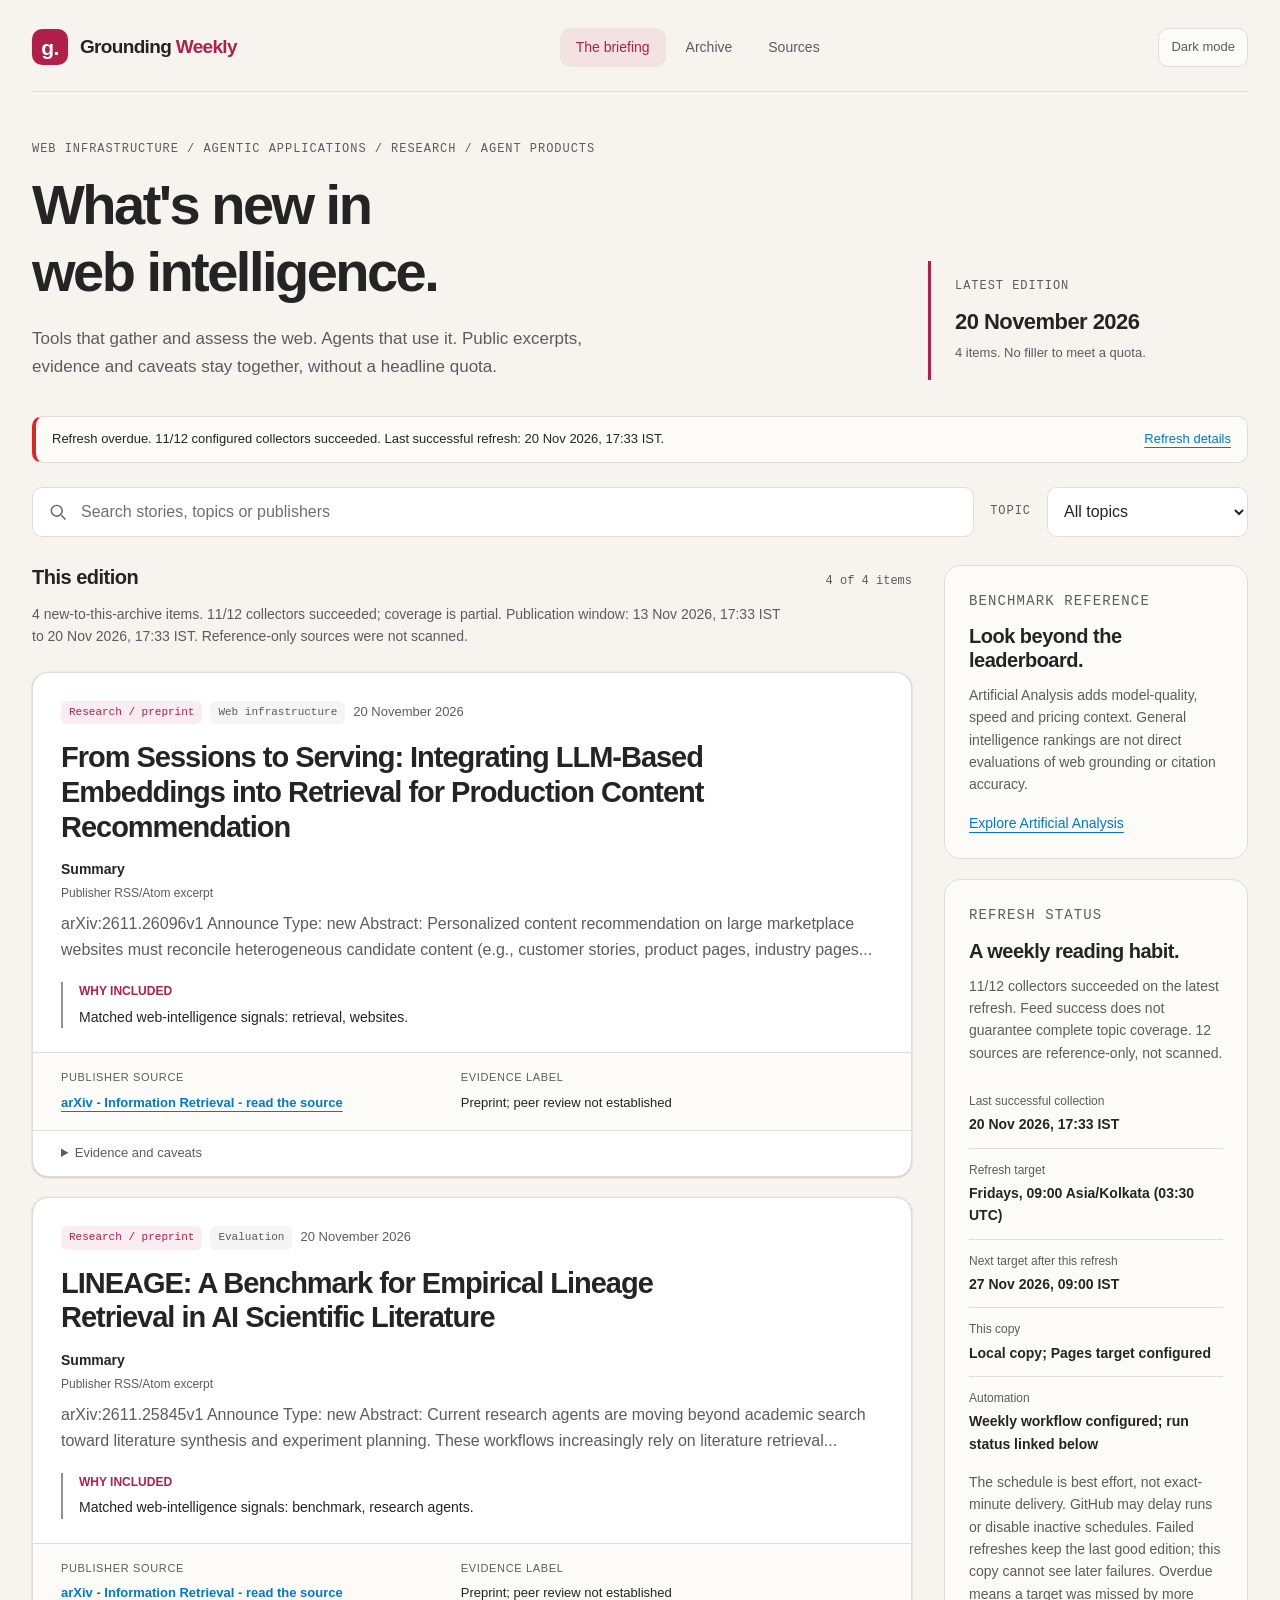
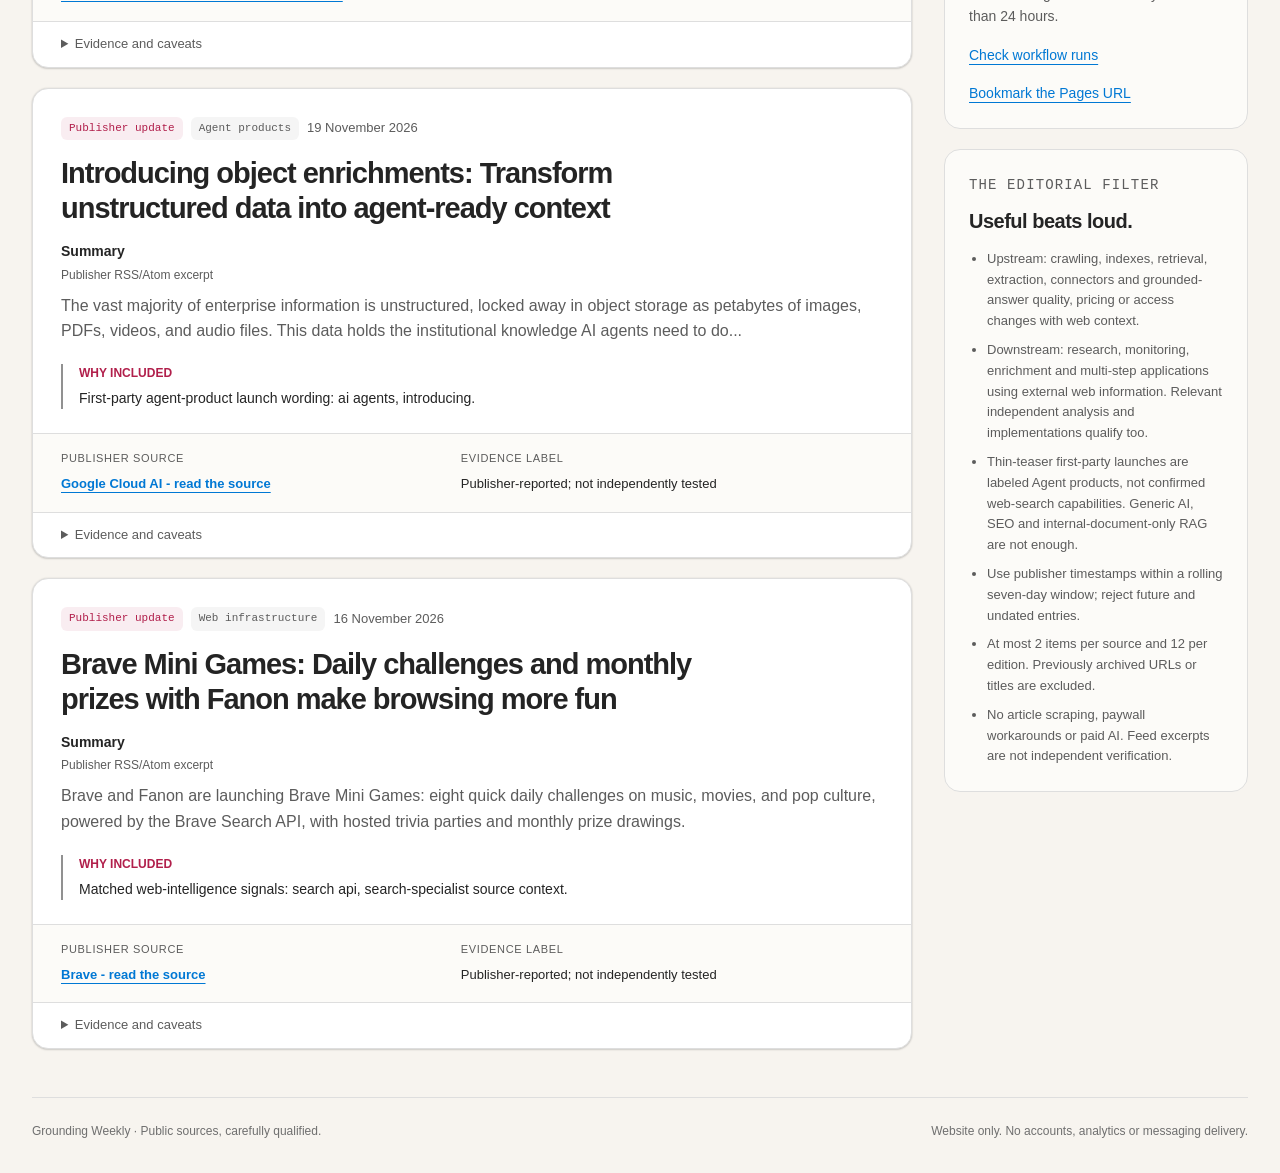
<file: site/index.html>
<!doctype html>
<html lang="en">
<head>
  <meta charset="utf-8">
  <meta name="viewport" content="width=device-width, initial-scale=1">
  <meta http-equiv="Content-Security-Policy" content="default-src &#x27;none&#x27;; script-src &#x27;sha256-J58UBalZcJHrtIwJrzd4avduyvlO5Zl3lnhrswQfM/o=&#x27; &#x27;sha256-8qajJcieDeSsYee5qDtjoxFMNCPQEIodFsdu4jN24/o=&#x27;; style-src &#x27;sha256-WoX86T97za8FQzG6tAXpwIPqg0qZs0aU4cuhCdgbiOQ=&#x27;; base-uri &#x27;none&#x27;; form-action &#x27;none&#x27;; connect-src &#x27;none&#x27;; object-src &#x27;none&#x27;">
  <meta name="referrer" content="no-referrer">
  <meta name="description" content="A weekly briefing on web intelligence: upstream search and data tools, downstream agentic applications, research and qualified agent-product launches. Public excerpts and honest source coverage.">
  <link rel="canonical" href="https://charanm86.github.io/grounding-weekly/">
  <title>Grounding Weekly</title>
  <script>
    (() => {
      const param = new URLSearchParams(window.location.search).get("clawpilotTheme");
      const theme =
        param || (window.matchMedia("(prefers-color-scheme: dark)").matches ? "dark" : "light");
      document.documentElement.setAttribute("data-theme", theme);
    })();
  </script>
  <style>:root {
  color-scheme: light;
  --cp-bg: #f7f4ef;
  --cp-bg-elevated: #fcfbf8;
  --cp-surface: #ffffff;
  --cp-surface-soft: #f5f5f5;
  --cp-border: #dedede;
  --cp-border-strong: #919191;
  --cp-text: #242424;
  --cp-text-muted: #5c5c5c;
  --cp-text-soft: #6f6f6f;
  --cp-accent: #b11f4b;
  --cp-accent-hover: #9a1a41;
  --cp-accent-soft: rgba(177, 31, 75, 0.08);
  --cp-accent-fg: #ffffff;
  --cp-success: #16a34a;
  --cp-danger: #dc2626;
  --cp-warning: #f59e0b;
  --cp-link: #0078d4;
  --cp-shadow: 0 18px 48px rgba(0, 0, 0, 0.12);
  --cp-overlay: rgba(255, 255, 255, 0.8);
  --cp-panel: rgba(255, 255, 255, 0.86);
  --cp-panel-strong: rgba(255, 255, 255, 0.96);
  --cp-sheen: rgba(255, 255, 255, 0.55);
  --cp-highlight: rgba(177, 31, 75, 0.12);
}
html[data-theme="dark"] {
  color-scheme: dark;
  --cp-bg: #3d3b3a;
  --cp-bg-elevated: #343231;
  --cp-surface: #292929;
  --cp-surface-soft: #2e2e2e;
  --cp-border: #474747;
  --cp-border-strong: #5f5f5f;
  --cp-text: #dedede;
  --cp-text-muted: #919191;
  --cp-text-soft: #b0b0b0;
  --cp-accent: #fd8ea1;
  --cp-accent-hover: #fb7b91;
  --cp-accent-soft: rgba(253, 142, 161, 0.14);
  --cp-accent-fg: #1a1a1a;
  --cp-success: #4ade80;
  --cp-danger: #f87171;
  --cp-warning: #fbbf24;
  --cp-link: #4da6ff;
  --cp-shadow: 0 18px 48px rgba(0, 0, 0, 0.32);
  --cp-overlay: rgba(41, 41, 41, 0.88);
  --cp-panel: rgba(41, 41, 41, 0.72);
  --cp-panel-strong: rgba(41, 41, 41, 0.96);
  --cp-sheen: rgba(255, 255, 255, 0.04);
  --cp-highlight: rgba(253, 142, 161, 0.12);
}
:root { --cp-card-shadow: 0 0 2px rgba(0,0,0,0.12), 0 1px 2px rgba(0,0,0,0.14); }
* { box-sizing: border-box; }
[hidden] { display: none !important; }
html { scroll-behavior: smooth; }
body { margin: 0; background: var(--cp-bg); color: var(--cp-text); font: 16px/1.6 "Segoe UI", Aptos, Calibri, -apple-system, BlinkMacSystemFont, sans-serif; }
button, input, select { font: inherit; }
button, a { -webkit-tap-highlight-color: var(--cp-accent-soft); }
button { cursor: pointer; }
a { color: var(--cp-link); text-underline-offset: 4px; }
a:hover { text-decoration-thickness: 2px; }
:focus-visible { outline: 3px solid var(--cp-accent); outline-offset: 4px; }
h1, h2, h3, p { margin: 0; }
h1, h2, h3 { line-height: 1.2; }
.shell { width: min(1240px, calc(100% - 64px)); margin: 0 auto; }
.mono, .eyebrow, .tag, .source-kind { font-family: Consolas, "Courier New", Courier, monospace; }
.eyebrow { color: var(--cp-text-muted); font-size: 12px; letter-spacing: .08em; text-transform: uppercase; }
.muted { color: var(--cp-text-muted); }
.small { font-size: 13px; }
.skip-link { position: fixed; top: 8px; left: 16px; z-index: 20; transform: translateY(-160%); background: var(--cp-surface); padding: 8px 16px; border: 1px solid var(--cp-border); }
.skip-link:focus { transform: translateY(0); }
.masthead { display: flex; align-items: center; justify-content: space-between; gap: 24px; padding: 28px 0 24px; border-bottom: 1px solid var(--cp-border); }
.brand { color: var(--cp-text); text-decoration: none; display: flex; align-items: center; gap: 12px; font-size: 19px; font-weight: 700; letter-spacing: -.035em; }
.brand-mark { display: grid; place-items: center; width: 36px; height: 36px; border-radius: 10px; background: var(--cp-accent); color: var(--cp-accent-fg); font-size: 21px; font-weight: 600; }
.brand .brand-accent { color: var(--cp-accent); }
.nav { display: flex; gap: 4px; align-items: center; }
.nav a { border-radius: 10px; padding: 8px 16px; font-size: 14px; color: var(--cp-text-muted); text-decoration: none; }
.nav a:hover, .nav a[aria-current="page"] { background: var(--cp-accent-soft); color: var(--cp-accent); }
.theme-button, .quiet-button { border: 1px solid var(--cp-border); color: var(--cp-text-muted); background: var(--cp-bg-elevated); border-radius: 10px; padding: 8px 12px; font-size: 13px; text-decoration: none; display: inline-block; }
.theme-button:hover, .quiet-button:hover { border-color: var(--cp-accent); color: var(--cp-accent); }
.hero { display: grid; grid-template-columns: 1fr 320px; align-items: end; gap: 48px; padding: 48px 0 36px; }
.hero h1 { margin-top: 12px; font-size: clamp(32px, 4.4vw, 56px); font-weight: 650; letter-spacing: -.045em; max-width: 680px; }
.hero-copy { margin-top: 20px; max-width: 580px; color: var(--cp-text-muted); font-size: 17px; }
.edition-stamp { padding: 16px 0 16px 24px; border-left: 3px solid var(--cp-accent); }
.edition-stamp strong { display: block; margin: 8px 0 4px; font-size: 22px; font-weight: 600; letter-spacing: -.025em; }
.freshness-banner { display: flex; justify-content: space-between; gap: 16px; align-items: center; padding: 12px 16px; border: 1px solid var(--cp-border); border-left: 4px solid var(--cp-success); border-radius: 10px; background: var(--cp-bg-elevated); font-size: 13px; margin-bottom: 24px; }
.freshness-banner[data-level="partial"], .freshness-banner[data-level="pending"] { border-left-color: var(--cp-warning); }
.freshness-banner[data-level="overdue"] { border-left-color: var(--cp-danger); }
.freshness-banner a { flex-shrink: 0; }
.toolbar { display: flex; align-items: center; gap: 16px; margin-bottom: 28px; }
.search-wrap { position: relative; flex: 1; }
.search-wrap label { position: absolute; width: 1px; height: 1px; overflow: hidden; clip-path: inset(50%); }
.search-wrap svg { position: absolute; left: 16px; top: 15px; width: 20px; height: 20px; stroke: var(--cp-text-muted); pointer-events: none; }
.search-wrap input { width: 100%; height: 50px; border: 1px solid var(--cp-border); border-radius: 10px; padding: 12px 76px 12px 48px; background: var(--cp-surface); color: var(--cp-text); }
.search-wrap input::placeholder { color: var(--cp-text-soft); }
.search-wrap button { position: absolute; right: 12px; top: 12px; border: 0; padding: 2px 8px; background: var(--cp-surface-soft); color: var(--cp-text-muted); border-radius: 6px; font-size: 13px; }
.toolbar select { height: 50px; min-width: 180px; border: 1px solid var(--cp-border); border-radius: 10px; padding: 8px 36px 8px 12px; background: var(--cp-surface); color: var(--cp-text); }
.layout { display: grid; grid-template-columns: minmax(0, 1fr) 304px; gap: 32px; align-items: start; }
.section-top { display: flex; justify-content: space-between; gap: 16px; align-items: baseline; margin-bottom: 16px; }
.section-top h2 { font-size: 20px; letter-spacing: -.025em; }
.result-count { font-size: 12px; color: var(--cp-text-muted); }
.section-description { margin: -4px 0 24px; font-size: 14px; color: var(--cp-text-muted); max-width: 760px; }
.stories { display: grid; gap: 20px; }
.story { border: 1px solid var(--cp-border); border-radius: 16px; background: var(--cp-surface); box-shadow: var(--cp-card-shadow); overflow: hidden; }
.story-content { padding: 28px 28px 24px; }
.story-tags { display: flex; flex-wrap: wrap; align-items: center; gap: 8px; margin-bottom: 16px; }
.tag { display: inline-flex; align-items: center; padding: 3px 8px; border-radius: 6px; background: var(--cp-surface-soft); color: var(--cp-text-muted); font-size: 11px; line-height: 1.6; }
.tag.accent { color: var(--cp-accent); background: var(--cp-accent-soft); }
.story h3 { font-size: clamp(22px, 2.4vw, 29px); font-weight: 650; letter-spacing: -.035em; margin-bottom: 16px; max-width: 690px; overflow-wrap: anywhere; }
.summary-block h4 { margin: 0 0 4px; font-size: 14px; line-height: 1.4; }
.excerpt-label { color: var(--cp-text-muted); font-size: 12px; margin-bottom: 8px; }
.story-summary { font-size: 16px; color: var(--cp-text-muted); overflow-wrap: anywhere; }
.why { margin-top: 20px; padding-left: 16px; border-left: 2px solid var(--cp-border-strong); font-size: 14px; }
.why strong { display: block; margin-bottom: 4px; font-size: 12px; color: var(--cp-accent); }
.evidence-strip { display: grid; grid-template-columns: 1fr 1.1fr; gap: 16px; padding: 16px 28px; border-top: 1px solid var(--cp-border); background: var(--cp-bg-elevated); }
.evidence-strip small { display: block; color: var(--cp-text-muted); font-size: 11px; margin-bottom: 2px; letter-spacing: .06em; text-transform: uppercase; }
.evidence-strip a { font-size: 13px; font-weight: 600; }
.evidence-strip .status-text { font-size: 13px; }
.story-notes { border-top: 1px solid var(--cp-border); padding: 0 28px; }
.story-notes summary { cursor: pointer; padding: 12px 0; color: var(--cp-text-muted); font-size: 13px; }
.story-notes p { margin-bottom: 16px; font-size: 13px; color: var(--cp-text-muted); }
.sidebar { display: grid; gap: 20px; }
.side-panel { background: var(--cp-bg-elevated); border: 1px solid var(--cp-border); border-radius: 16px; padding: 24px; }
.side-panel h2 { margin: 12px 0; font-size: 20px; letter-spacing: -.025em; }
.side-panel p { font-size: 14px; color: var(--cp-text-muted); }
.side-panel a { display: block; margin-top: 16px; font-size: 14px; }
.side-panel ul { margin: 16px 0 0; padding-left: 18px; color: var(--cp-text-muted); font-size: 13px; }
.side-panel li + li { margin-top: 8px; }
.status-row { display: grid; grid-template-columns: 1fr; padding: 12px 0; border-bottom: 1px solid var(--cp-border); gap: 2px; }
.status-row:last-child { border-bottom: 0; padding-bottom: 0; }
.status-row dt { color: var(--cp-text-muted); font-size: 12px; }
.status-row dd { margin: 0; font-size: 14px; font-weight: 600; }
.source-intro { border: 1px solid var(--cp-border); border-radius: 10px; background: var(--cp-bg-elevated); padding: 16px 20px; margin-bottom: 20px; font-size: 13px; color: var(--cp-text-muted); }
.source-list { display: grid; gap: 12px; }
.source-row { display: grid; grid-template-columns: minmax(0, 1fr) minmax(0, 1.15fr); align-items: start; gap: 16px; padding: 20px 24px; background: var(--cp-surface); border: 1px solid var(--cp-border); border-radius: 16px; }
.source-row h3 { font-size: 17px; font-weight: 600; margin-top: 4px; }
.source-row h3 a { color: var(--cp-text); text-decoration: none; }
.source-row h3 a:hover { color: var(--cp-accent); text-decoration: underline; }
.source-kind { color: var(--cp-text-soft); font-size: 10px; text-transform: uppercase; letter-spacing: .08em; }
.source-purpose, .source-health { font-size: 13px; color: var(--cp-text-muted); overflow-wrap: anywhere; }
.source-audience { margin-top: 8px; font-size: 12px; color: var(--cp-text-soft); }
.source-feed { display: inline-block; margin-top: 8px; font-size: 12px; }
.source-health { margin-top: 12px; border-top: 1px solid var(--cp-border); padding-top: 12px; }
.health-label { color: var(--cp-text); font-weight: 600; display: block; margin-bottom: 4px; }
.health-label::before { content: ""; display: inline-block; width: 7px; height: 7px; border-radius: 50%; margin-right: 8px; background: var(--cp-border-strong); }
.health-label[data-status="ok"]::before { background: var(--cp-success); }
.health-label[data-status="blocked"]::before, .health-label[data-status="failed"]::before { background: var(--cp-warning); }
.archive-card { display: grid; grid-template-columns: 120px minmax(0, 1fr); gap: 24px; padding: 24px; border: 1px solid var(--cp-border); border-radius: 16px; background: var(--cp-surface); }
.archive-date { color: var(--cp-accent); font-size: 14px; font-family: Consolas, "Courier New", Courier, monospace; }
.archive-card h3 { margin-bottom: 8px; font-size: 20px; letter-spacing: -.025em; }
.archive-card p { font-size: 14px; color: var(--cp-text-muted); }
.archive-card .quiet-button { margin-top: 16px; }
.empty { border: 1px dashed var(--cp-border-strong); border-radius: 16px; padding: 36px 24px; text-align: center; background: var(--cp-bg-elevated); }
.empty h3 { font-size: 20px; margin-bottom: 8px; }
.empty p { color: var(--cp-text-muted); font-size: 14px; margin-bottom: 20px; }
.footer { margin-top: 48px; padding: 24px 0 32px; border-top: 1px solid var(--cp-border); display: flex; justify-content: space-between; gap: 24px; color: var(--cp-text-soft); font-size: 12px; }
.error { padding: 20px; border: 1px solid var(--cp-danger); border-radius: 10px; color: var(--cp-danger); background: var(--cp-surface); margin: 24px 0; }
@media (max-width: 1000px) {
  .shell { width: min(900px, calc(100% - 40px)); }
  .hero { grid-template-columns: 1fr 260px; gap: 28px; }
  .layout { grid-template-columns: minmax(0, 1fr) 260px; gap: 20px; }
  .story-content { padding: 24px; }
  .evidence-strip { padding-left: 24px; padding-right: 24px; }
  .story-notes { padding: 0 24px; }
}
@media (max-width: 760px) {
  .shell { width: calc(100% - 32px); }
  .masthead { flex-wrap: wrap; gap: 20px 12px; padding: 20px 0 16px; }
  .brand { font-size: 18px; }
  .nav { order: 3; width: 100%; }
  .nav a { flex: 1; text-align: center; padding: 8px; }
  .hero { grid-template-columns: 1fr; gap: 24px; padding: 32px 0 24px; }
  .hero h1 { font-size: 38px; max-width: 580px; }
  .hero-copy { font-size: 15px; margin-top: 16px; }
  .edition-stamp { padding: 4px 0 4px 16px; }
  .edition-stamp strong { font-size: 18px; margin-top: 4px; }
  .freshness-banner { flex-direction: column; align-items: start; gap: 8px; }
  .toolbar { flex-wrap: wrap; gap: 12px; }
  .search-wrap { flex-basis: 100%; }
  .toolbar select { width: 100%; }
  .layout { grid-template-columns: 1fr; }
  .story-content { padding: 20px; }
  .story h3 { font-size: 24px; }
  .evidence-strip { padding: 16px 20px; gap: 12px; }
  .story-notes { padding: 0 20px; }
  .sidebar { grid-template-columns: 1fr; margin-top: 12px; }
  .source-row { grid-template-columns: 1fr; gap: 12px; padding: 20px; }
  .archive-card { grid-template-columns: 1fr; gap: 12px; padding: 20px; }
  .footer { flex-direction: column; gap: 8px; margin-top: 32px; }
}
@media (max-width: 380px) {
  .brand { font-size: 16px; gap: 8px; }
  .theme-button { padding: 8px; }
  .section-top { flex-wrap: wrap; gap: 8px; }
}
@media (prefers-reduced-motion: reduce) { html { scroll-behavior: auto; } }
@media print {
  body { background: var(--cp-surface); }
  .shell { width: 100%; }
  .nav, .theme-button, .toolbar, .freshness-banner a { display: none; }
  .hero, .layout { display: block; }
  .hero { padding: 24px 0; }
  .edition-stamp { margin-top: 20px; }
  .sidebar { margin-top: 24px; grid-template-columns: 1fr 1fr; }
  .story { break-inside: avoid; box-shadow: none; }
}
</style>
</head>
<body>
  <a class="skip-link" href="#main-content">Skip to the briefing</a>
  <div class="shell">
    <header class="masthead">
      <a class="brand" href="#edition" aria-label="Grounding Weekly home">
        <span class="brand-mark" aria-hidden="true">g.</span>
        <span>Grounding <span class="brand-accent">Weekly</span></span>
      </a>
      <nav class="nav" aria-label="Main navigation">
        <a href="#edition" data-nav="edition" aria-current="page">The briefing</a>
        <a href="#archive" data-nav="archive">Archive</a>
        <a href="#sources" data-nav="sources">Sources</a>
      </nav>
      <button class="theme-button" id="theme-toggle" type="button" aria-pressed="false">Dark mode</button>
    </header>
    <section class="hero" aria-labelledby="page-title">
      <div>
        <p class="eyebrow">Web infrastructure / Agentic applications / Research / Agent products</p>
        <h1 id="page-title">What's new in<br>web intelligence.</h1>
        <p class="hero-copy">Tools that gather and assess the web. Agents that use it. Public excerpts, evidence and caveats stay together, without a headline quota.</p>
      </div>
      <div class="edition-stamp">
        <p class="eyebrow" id="stamp-label">Edition</p>
        <strong id="stamp-date"></strong>
        <p class="small muted" id="stamp-note"></p>
      </div>
    </section>
    <div class="freshness-banner" id="freshness-banner" role="status">
      <span id="freshness-summary"></span>
      <a href="#update-status">Refresh details</a>
    </div>
    <div id="load-error" class="error" role="alert" hidden></div>
    <noscript><p class="error">Enable JavaScript to browse the briefing, filters and source library. This self-contained reader makes no background requests and needs no external scripts.</p></noscript>
    <main id="main-content" tabindex="-1">
      <div class="toolbar">
        <div class="search-wrap">
          <label for="search">Search the current view</label>
          <svg viewBox="0 0 24 24" fill="none" stroke-width="1.7" aria-hidden="true"><circle cx="10.5" cy="10.5" r="6.5"></circle><path d="m16 16 5 5"></path></svg>
          <input id="search" type="search" placeholder="Search stories, topics or publishers" autocomplete="off" spellcheck="false" aria-controls="view-content">
          <button id="clear-search" type="button" hidden aria-label="Clear search">Clear</button>
        </div>
        <label for="filter" class="eyebrow" id="filter-label">Topic</label>
        <select id="filter" aria-labelledby="filter-label" aria-controls="view-content"><option value="all">All topics</option></select>
      </div>
      <div class="layout">
        <div id="view-content">
          <section id="edition-view" aria-labelledby="edition-heading">
            <div class="section-top">
              <h2 id="edition-heading">This edition</h2>
              <span class="result-count mono" id="edition-count" role="status" aria-live="polite"></span>
            </div>
            <p class="section-description" id="edition-description"></p>
            <div id="story-list" class="stories"></div>
          </section>
          <section id="archive-view" aria-labelledby="archive-heading" hidden>
            <div class="section-top">
              <h2 id="archive-heading">The archive</h2>
              <span class="result-count mono" id="archive-count" role="status" aria-live="polite"></span>
            </div>
            <p class="section-description">Saved editions, including quiet weeks. Dates and source health belong to each snapshot; old stories are not announced again. Same-day refreshes update one edition.</p>
            <div id="archive-list" class="stories"></div>
          </section>
          <section id="sources-view" aria-labelledby="sources-heading" hidden>
            <div class="section-top">
              <h2 id="sources-heading">The source library</h2>
              <span class="result-count mono" id="sources-count" role="status" aria-live="polite"></span>
            </div>
            <p class="section-description" id="source-description"></p>
            <div class="source-intro" id="source-intro"></div>
            <div id="source-list" class="source-list"></div>
          </section>
        </div>
        <aside class="sidebar" aria-label="Reading notes and refresh status">
          <section class="side-panel">
            <p class="eyebrow">Benchmark reference</p>
            <h2>Look beyond the leaderboard.</h2>
            <p>Artificial Analysis adds model-quality, speed and pricing context. General intelligence rankings are not direct evaluations of web grounding or citation accuracy.</p>
            <a href="https://artificialanalysis.ai/" target="_blank" rel="noopener noreferrer">Explore Artificial Analysis</a>
          </section>
          <section class="side-panel" id="update-status" aria-labelledby="update-heading">
            <p class="eyebrow">Refresh status</p>
            <h2 id="update-heading">A weekly reading habit.</h2>
            <p id="coverage-summary"></p>
            <dl>
              <div class="status-row"><dt>Last successful collection</dt><dd id="refresh-date"></dd></div>
              <div class="status-row"><dt>Refresh target</dt><dd id="cadence"></dd></div>
              <div class="status-row"><dt>Next target after this refresh</dt><dd id="next-refresh"></dd></div>
              <div class="status-row"><dt>This copy</dt><dd id="hosting-status"></dd></div>
              <div class="status-row"><dt>Automation</dt><dd id="automation-status"></dd></div>
            </dl>
            <p class="small" id="freshness-note"></p>
            <a id="workflow-link" target="_blank" rel="noopener noreferrer">Check workflow runs</a>
            <a id="site-link" target="_blank" rel="noopener noreferrer">Bookmark the Pages URL</a>
          </section>
          <section class="side-panel">
            <p class="eyebrow">The editorial filter</p>
            <h2>Useful beats loud.</h2>
            <ul>
              <li>Upstream: crawling, indexes, retrieval, extraction, connectors and grounded-answer quality, pricing or access changes with web context.</li>
              <li>Downstream: research, monitoring, enrichment and multi-step applications using external web information. Relevant independent analysis and implementations qualify too.</li>
              <li>Thin-teaser first-party launches are labeled Agent products, not confirmed web-search capabilities. Generic AI, SEO and internal-document-only RAG are not enough.</li>
              <li>Use publisher timestamps within a rolling seven-day window; reject future and undated entries.</li>
              <li id="selection-limits"></li>
              <li>No article scraping, paywall workarounds or paid AI. Feed excerpts are not independent verification.</li>
            </ul>
          </section>
        </aside>
      </div>
    </main>
    <footer class="footer">
      <span>Grounding Weekly &middot; Public sources, carefully qualified.</span>
      <span>Website only. No accounts, analytics or messaging delivery.</span>
    </footer>
  </div>
  <template id="story-template">
    <article class="story">
      <div class="story-content">
        <div class="story-tags"><span class="tag accent" data-field="kind"></span><span class="tag" data-field="topic"></span><span class="small muted" data-field="date"></span></div>
        <h3 data-field="title"></h3>
        <div class="summary-block">
          <h4>Summary</h4>
          <p class="excerpt-label" data-field="excerptLabel"></p>
          <p class="story-summary" data-field="excerpt"></p>
        </div>
        <div class="why"><strong>WHY INCLUDED</strong><p data-field="why"></p></div>
      </div>
      <div class="evidence-strip">
        <div><small>Publisher source</small><a data-field="source-link" target="_blank" rel="noopener noreferrer"></a></div>
        <div><small>Evidence label</small><span class="status-text" data-field="evidence"></span></div>
      </div>
      <details class="story-notes"><summary>Evidence and caveats</summary><p data-field="caveat"></p></details>
    </article>
  </template>
  <script id="briefing-data" type="application/json">{"schemaVersion":2,"currentEditionId":"2026-11-20","lastSuccessfulRefresh":"2026-11-20T12:03:45Z","editions":[{"id":"2026-11-20","date":"2026-11-20","name":"Weekly briefing - 2026-11-20","origin":"collected","outcome":"stories","refreshedAt":"2026-11-20T12:03:45Z","windowStart":"2026-11-13T12:03:38Z","windowEnd":"2026-11-20T12:03:38Z","coverage":[{"sourceId":"openai","checkedAt":"2026-11-20T12:03:38Z","status":"ok","entries":1418,"eligible":0,"selected":0,"rejected":{"offTopic":30,"outsideWindow":1388},"bytes":863009,"message":"Public feed retrieved and parsed."},{"sourceId":"google","checkedAt":"2026-11-20T12:03:38Z","status":"ok","entries":20,"eligible":1,"selected":1,"rejected":{"offTopic":5,"outsideWindow":14},"bytes":559236,"message":"Public feed retrieved and parsed."},{"sourceId":"microsoft","checkedAt":"2026-11-20T12:03:38Z","status":"blocked","entries":0,"eligible":0,"selected":0,"rejected":{},"message":"Disallowed by the publisher's robots.txt."},{"sourceId":"brave","checkedAt":"2026-11-20T12:03:38Z","status":"ok","entries":10,"eligible":1,"selected":1,"rejected":{"outsideWindow":9},"bytes":137643,"message":"Public feed retrieved and parsed."},{"sourceId":"simon-willison","checkedAt":"2026-11-20T12:03:38Z","status":"ok","entries":30,"eligible":0,"selected":0,"rejected":{"offTopic":20,"outsideWindow":10},"bytes":127378,"message":"Public feed retrieved and parsed."},{"sourceId":"one-useful-thing","checkedAt":"2026-11-20T12:03:38Z","status":"ok","entries":20,"eligible":0,"selected":0,"rejected":{"outsideWindow":20},"bytes":921345,"message":"Public feed retrieved and parsed."},{"sourceId":"ahead-of-ai","checkedAt":"2026-11-20T12:03:38Z","status":"ok","entries":20,"eligible":0,"selected":0,"rejected":{"offTopic":1,"outsideWindow":19},"bytes":2893378,"message":"Public feed retrieved and parsed."},{"sourceId":"interconnects","checkedAt":"2026-11-20T12:03:38Z","status":"ok","entries":20,"eligible":0,"selected":0,"rejected":{"offTopic":1,"outsideWindow":19},"bytes":522948,"message":"Public feed retrieved and parsed."},{"sourceId":"latent-space","checkedAt":"2026-11-20T12:03:38Z","status":"ok","entries":20,"eligible":0,"selected":0,"rejected":{"offTopic":8,"outsideWindow":12},"bytes":925622,"message":"Public feed retrieved and parsed."},{"sourceId":"towards-ai","checkedAt":"2026-11-20T12:03:38Z","status":"ok","entries":10,"eligible":0,"selected":0,"rejected":{"offTopic":10},"bytes":126451,"message":"Public feed retrieved and parsed."},{"sourceId":"data-science-collective","checkedAt":"2026-11-20T12:03:38Z","status":"ok","entries":10,"eligible":0,"selected":0,"rejected":{"offTopic":10},"bytes":167304,"message":"Public feed retrieved and parsed."},{"sourceId":"arxiv-ir","checkedAt":"2026-11-20T12:03:39Z","status":"ok","entries":30,"eligible":2,"selected":2,"rejected":{"offTopic":12,"notNewPreprint":16},"bytes":69152,"message":"Public feed retrieved and parsed.","robotsNote":"No robots.txt published (HTTP 404/410)."}],"items":[{"id":"afdd246a1b49b525","sourceId":"arxiv-ir","kind":"Research / preprint","topic":"Web infrastructure","publishedAt":"2026-11-20T05:00:00Z","title":"From Sessions to Serving: Integrating LLM-Based Embeddings into Retrieval for Production Content Recommendation","excerpt":"arXiv:2611.26096v1 Announce Type: new Abstract: Personalized content recommendation on large marketplace websites must reconcile heterogeneous candidate content (e.g., customer stories, product pages, industry pages...","excerptLabel":"Publisher excerpt","matchedTerms":["retrieval","websites"],"evidence":"Preprint; peer review not established","url":"https://arxiv.org/abs/2611.26096","caveat":"Publication time comes from the feed, not an independent article-date check. Automatic keyword selection can miss relevant items or include marginal ones. Short excerpts omit context; read the source. A preprint is research, not a verified product capability or a claim of peer review."},{"id":"812725746455505f","sourceId":"arxiv-ir","kind":"Research / preprint","topic":"Evaluation","publishedAt":"2026-11-20T05:00:00Z","title":"LINEAGE: A Benchmark for Empirical Lineage Retrieval in AI Scientific Literature","excerpt":"arXiv:2611.25845v1 Announce Type: new Abstract: Current research agents are moving beyond academic search toward literature synthesis and experiment planning. These workflows increasingly rely on literature retrieval...","excerptLabel":"Publisher excerpt","matchedTerms":["benchmark","research agents"],"evidence":"Preprint; peer review not established","url":"https://arxiv.org/abs/2611.25845","caveat":"Publication time comes from the feed, not an independent article-date check. Automatic keyword selection can miss relevant items or include marginal ones. Short excerpts omit context; read the source. A preprint is research, not a verified product capability or a claim of peer review."},{"id":"44c6827e1f93012f","sourceId":"google","kind":"Publisher update","topic":"Agent products","publishedAt":"2026-11-19T17:00:00Z","title":"Introducing object enrichments: Transform unstructured data into agent-ready context","excerpt":"The vast majority of enterprise information is unstructured, locked away in object storage as petabytes of images, PDFs, videos, and audio files. This data holds the institutional knowledge AI agents need to do...","excerptLabel":"Publisher excerpt","matchedTerms":["ai agents","introducing"],"evidence":"Publisher-reported; not independently tested","url":"https://cloud.google.com/blog/products/storage-data-transfer/cost-effective-ai-context-extraction-from-unstructured-gcs-data","caveat":"Publication time comes from the feed, not an independent article-date check. Automatic keyword selection can miss relevant items or include marginal ones. Short excerpts omit context; read the source. Product availability and benchmark comparisons are vendor-reported, not independent verification. Included as an agent-product announcement; this excerpt does not establish web-search or grounding capabilities."},{"id":"c5fbf46f70481d54","sourceId":"brave","kind":"Publisher update","topic":"Web infrastructure","publishedAt":"2026-11-16T00:00:00Z","title":"Brave Mini Games: Daily challenges and monthly prizes with Fanon make browsing more fun","excerpt":"Brave and Fanon are launching Brave Mini Games: eight quick daily challenges on music, movies, and pop culture, powered by the Brave Search API, with hosted trivia parties and monthly prize drawings.","excerptLabel":"Publisher excerpt","matchedTerms":["search api","search-specialist source context"],"evidence":"Publisher-reported; not independently tested","url":"https://brave.com/blog/brave-mini-games","caveat":"Publication time comes from the feed, not an independent article-date check. Automatic keyword selection can miss relevant items or include marginal ones. Short excerpts omit context; read the source. Product availability and benchmark comparisons are vendor-reported, not independent verification. Relevance uses the publisher's web-search specialization; agent use is not established by this excerpt."}]},{"id":"2026-11-13","date":"2026-11-13","name":"Weekly briefing - 2026-11-13","origin":"collected","outcome":"stories","refreshedAt":"2026-11-13T11:26:44Z","windowStart":"2026-11-06T11:26:43Z","windowEnd":"2026-11-13T11:26:43Z","coverage":[{"sourceId":"openai","checkedAt":"2026-11-13T11:26:43Z","status":"ok","entries":1385,"eligible":0,"selected":0,"rejected":{"offTopic":17,"outsideWindow":1368},"bytes":843067,"message":"Public feed retrieved and parsed."},{"sourceId":"google","checkedAt":"2026-11-13T11:26:43Z","status":"ok","entries":20,"eligible":0,"selected":0,"rejected":{"offTopic":6,"outsideWindow":14},"bytes":502631,"message":"Public feed retrieved and parsed."},{"sourceId":"microsoft","checkedAt":"2026-11-13T11:26:43Z","status":"blocked","entries":0,"eligible":0,"selected":0,"rejected":{},"message":"Disallowed by the publisher's robots.txt."},{"sourceId":"brave","checkedAt":"2026-11-13T11:26:43Z","status":"ok","entries":10,"eligible":1,"selected":1,"rejected":{"offTopic":2,"outsideWindow":7},"bytes":151084,"message":"Public feed retrieved and parsed."},{"sourceId":"simon-willison","checkedAt":"2026-11-13T11:26:43Z","status":"ok","entries":30,"eligible":0,"selected":0,"rejected":{"offTopic":18,"outsideWindow":12},"bytes":127438,"message":"Public feed retrieved and parsed."},{"sourceId":"one-useful-thing","checkedAt":"2026-11-13T11:26:43Z","status":"ok","entries":20,"eligible":0,"selected":0,"rejected":{"offTopic":1,"outsideWindow":19},"bytes":921345,"message":"Public feed retrieved and parsed."},{"sourceId":"ahead-of-ai","checkedAt":"2026-11-13T11:26:43Z","status":"ok","entries":20,"eligible":0,"selected":0,"rejected":{"outsideWindow":20},"bytes":2587333,"message":"Public feed retrieved and parsed."},{"sourceId":"interconnects","checkedAt":"2026-11-13T11:26:43Z","status":"ok","entries":20,"eligible":0,"selected":0,"rejected":{"outsideWindow":20},"bytes":536043,"message":"Public feed retrieved and parsed."},{"sourceId":"latent-space","checkedAt":"2026-11-13T11:26:44Z","status":"ok","entries":20,"eligible":0,"selected":0,"rejected":{"offTopic":14,"outsideWindow":6},"bytes":1105264,"message":"Public feed retrieved and parsed."},{"sourceId":"towards-ai","checkedAt":"2026-11-13T11:26:44Z","status":"ok","entries":10,"eligible":0,"selected":0,"rejected":{"offTopic":10},"bytes":115968,"message":"Public feed retrieved and parsed."},{"sourceId":"data-science-collective","checkedAt":"2026-11-13T11:26:44Z","status":"ok","entries":10,"eligible":0,"selected":0,"rejected":{"offTopic":10},"bytes":132734,"message":"Public feed retrieved and parsed."},{"sourceId":"arxiv-ir","checkedAt":"2026-11-13T11:26:44Z","status":"ok","entries":41,"eligible":1,"selected":1,"rejected":{"offTopic":16,"notNewPreprint":24},"bytes":90106,"message":"Public feed retrieved and parsed.","robotsNote":"No robots.txt published (HTTP 404/410)."}],"items":[{"id":"36085d0b91c85fec","sourceId":"arxiv-ir","kind":"Research / preprint","topic":"Deep research","publishedAt":"2026-11-13T05:00:00Z","title":"RMIT-ADM+S at TREC RAG 2026: Research Agents, Retriever Ablations, and Open-Weight Replication","excerpt":"arXiv:2611.16425v1 Announce Type: new Abstract: We describe the RMIT-ADM+S team's participation in the TREC 2026 Retrieval-Augmented Generation (RAG) track using the ClimbMix corpus. We submitted seven research-agent...","excerptLabel":"Publisher excerpt","matchedTerms":["research agents"],"evidence":"Preprint; peer review not established","url":"https://arxiv.org/abs/2611.16425","caveat":"Publication time comes from the feed, not an independent article-date check. Automatic keyword selection can miss relevant items or include marginal ones. Short excerpts omit context; read the source. A preprint is research, not a verified product capability or a claim of peer review."},{"id":"e6def82bba9edd45","sourceId":"brave","kind":"Publisher update","topic":"Web infrastructure","publishedAt":"2026-11-12T00:00:00Z","title":"The Brave Search API now accepts agentic payments via the x402 protocol","excerpt":"Developers and AI agents can now pay for the Brave Search API on demand with USDC via the open x402 protocol, settling each query in real time without an account or API key.","excerptLabel":"Publisher excerpt","matchedTerms":["search api","search-specialist source context"],"evidence":"Publisher-reported; not independently tested","url":"https://brave.com/blog/search-api-agentic-payments","caveat":"Publication time comes from the feed, not an independent article-date check. Automatic keyword selection can miss relevant items or include marginal ones. Short excerpts omit context; read the source. Product availability and benchmark comparisons are vendor-reported, not independent verification. Relevance uses the publisher's web-search specialization; agent use is not established by this excerpt."}]},{"id":"2026-11-06","date":"2026-11-06","name":"Weekly briefing - 2026-11-06","origin":"collected","outcome":"stories","refreshedAt":"2026-11-06T11:23:12Z","windowStart":"2026-10-30T11:23:10Z","windowEnd":"2026-11-06T11:23:10Z","coverage":[{"sourceId":"openai","checkedAt":"2026-11-06T11:23:10Z","status":"ok","entries":1366,"eligible":0,"selected":0,"rejected":{"offTopic":23,"outsideWindow":1343},"bytes":831593,"message":"Public feed retrieved and parsed."},{"sourceId":"google","checkedAt":"2026-11-06T11:23:10Z","status":"ok","entries":20,"eligible":0,"selected":0,"rejected":{"offTopic":6,"outsideWindow":14},"bytes":483749,"message":"Public feed retrieved and parsed."},{"sourceId":"microsoft","checkedAt":"2026-11-06T11:23:10Z","status":"blocked","entries":0,"eligible":0,"selected":0,"rejected":{},"message":"Disallowed by the publisher's robots.txt."},{"sourceId":"brave","checkedAt":"2026-11-06T11:23:10Z","status":"ok","entries":10,"eligible":0,"selected":0,"rejected":{"outsideWindow":10},"bytes":169860,"message":"Public feed retrieved and parsed."},{"sourceId":"simon-willison","checkedAt":"2026-11-06T11:23:10Z","status":"ok","entries":30,"eligible":0,"selected":0,"rejected":{"offTopic":15,"outsideWindow":15},"bytes":119092,"message":"Public feed retrieved and parsed."},{"sourceId":"one-useful-thing","checkedAt":"2026-11-06T11:23:10Z","status":"ok","entries":20,"eligible":0,"selected":0,"rejected":{"outsideWindow":20},"bytes":922268,"message":"Public feed retrieved and parsed."},{"sourceId":"ahead-of-ai","checkedAt":"2026-11-06T11:23:10Z","status":"ok","entries":20,"eligible":0,"selected":0,"rejected":{"outsideWindow":20},"bytes":2586891,"message":"Public feed retrieved and parsed."},{"sourceId":"interconnects","checkedAt":"2026-11-06T11:23:11Z","status":"ok","entries":20,"eligible":0,"selected":0,"rejected":{"offTopic":2,"outsideWindow":18},"bytes":536043,"message":"Public feed retrieved and parsed."},{"sourceId":"latent-space","checkedAt":"2026-11-06T11:23:11Z","status":"ok","entries":20,"eligible":0,"selected":0,"rejected":{"offTopic":8,"outsideWindow":12},"bytes":1258803,"message":"Public feed retrieved and parsed."},{"sourceId":"towards-ai","checkedAt":"2026-11-06T11:23:11Z","status":"ok","entries":10,"eligible":1,"selected":1,"rejected":{"offTopic":9},"bytes":144999,"message":"Public feed retrieved and parsed."},{"sourceId":"data-science-collective","checkedAt":"2026-11-06T11:23:11Z","status":"ok","entries":10,"eligible":1,"selected":1,"rejected":{"offTopic":9},"bytes":141388,"message":"Public feed retrieved and parsed."},{"sourceId":"arxiv-ir","checkedAt":"2026-11-06T11:23:11Z","status":"ok","entries":35,"eligible":0,"selected":0,"rejected":{"offTopic":10,"notNewPreprint":25},"bytes":74788,"message":"Public feed retrieved and parsed.","robotsNote":"No robots.txt published (HTTP 404/410)."}],"items":[{"id":"b84eb5a86ec43ee3","sourceId":"towards-ai","kind":"Analysis / discovery","topic":"Web grounding","publishedAt":"2026-11-06T07:50:59Z","title":"Jev as a Quiet Layer Before the LLM: Building a Prompt-Aware Model Router","excerpt":"Not every prompt needs the same LLM. A greeting does not need a 120B reasoning model, and a question about today’s exchange rate is useless without web search. In this post I build a small model router where an AI...","excerptLabel":"Publisher excerpt","matchedTerms":["web search"],"evidence":"Publisher excerpt; follow the original evidence","url":"https://pub.towardsai.net/jev-as-a-quiet-layer-before-the-llm-building-a-prompt-aware-model-router-99d33aeb0f3c","caveat":"Publication time comes from the feed, not an independent article-date check. Automatic keyword selection can miss relevant items or include marginal ones. Short excerpts omit context; read the source."},{"id":"6dacfd0f0f411e37","sourceId":"data-science-collective","kind":"Analysis / discovery","topic":"Agentic search","publishedAt":"2026-11-05T17:54:10Z","title":"What is Agentic Search?","excerpt":"And why a 4-search loop costs about 5 times one search Originally published in The AI Engineer . Agentic search is a model searching in a loop: it writes a query, reads the results and picks its next move, whether...","excerptLabel":"Publisher excerpt","matchedTerms":["agentic search"],"evidence":"Publisher excerpt; follow the original evidence","url":"https://medium.com/data-science-collective/what-is-agentic-search-f6aa38d97c0b","caveat":"Publication time comes from the feed, not an independent article-date check. Automatic keyword selection can miss relevant items or include marginal ones. Short excerpts omit context; read the source."}]},{"id":"2026-10-30","date":"2026-10-30","name":"Weekly briefing - 2026-10-30","origin":"collected","outcome":"stories","refreshedAt":"2026-10-30T10:23:11Z","windowStart":"2026-10-23T10:23:10Z","windowEnd":"2026-10-30T10:23:10Z","coverage":[{"sourceId":"openai","checkedAt":"2026-10-30T10:23:10Z","status":"ok","entries":1337,"eligible":0,"selected":0,"rejected":{"offTopic":17,"outsideWindow":1320},"bytes":814291,"message":"Public feed retrieved and parsed."},{"sourceId":"google","checkedAt":"2026-10-30T10:23:10Z","status":"ok","entries":20,"eligible":0,"selected":0,"rejected":{"offTopic":3,"outsideWindow":17},"bytes":461925,"message":"Public feed retrieved and parsed."},{"sourceId":"microsoft","checkedAt":"2026-10-30T10:23:10Z","status":"ok","entries":10,"eligible":0,"selected":0,"rejected":{"offTopic":2,"outsideWindow":8},"bytes":197675,"message":"Public feed retrieved and parsed."},{"sourceId":"brave","checkedAt":"2026-10-30T10:23:10Z","status":"ok","entries":10,"eligible":0,"selected":0,"rejected":{"outsideWindow":10},"bytes":169860,"message":"Public feed retrieved and parsed."},{"sourceId":"simon-willison","checkedAt":"2026-10-30T10:23:10Z","status":"ok","entries":30,"eligible":0,"selected":0,"rejected":{"offTopic":15,"outsideWindow":15},"bytes":138494,"message":"Public feed retrieved and parsed."},{"sourceId":"one-useful-thing","checkedAt":"2026-10-30T10:23:10Z","status":"ok","entries":20,"eligible":0,"selected":0,"rejected":{"outsideWindow":20},"bytes":922268,"message":"Public feed retrieved and parsed."},{"sourceId":"ahead-of-ai","checkedAt":"2026-10-30T10:23:10Z","status":"ok","entries":20,"eligible":0,"selected":0,"rejected":{"offTopic":1,"outsideWindow":19},"bytes":2585695,"message":"Public feed retrieved and parsed."},{"sourceId":"interconnects","checkedAt":"2026-10-30T10:23:10Z","status":"ok","entries":20,"eligible":0,"selected":0,"rejected":{"offTopic":2,"outsideWindow":18},"bytes":547581,"message":"Public feed retrieved and parsed."},{"sourceId":"latent-space","checkedAt":"2026-10-30T10:23:11Z","status":"ok","entries":20,"eligible":0,"selected":0,"rejected":{"offTopic":11,"outsideWindow":9},"bytes":1317988,"message":"Public feed retrieved and parsed."},{"sourceId":"towards-ai","checkedAt":"2026-10-30T10:23:11Z","status":"ok","entries":10,"eligible":0,"selected":0,"rejected":{"offTopic":10},"bytes":142391,"message":"Public feed retrieved and parsed."},{"sourceId":"data-science-collective","checkedAt":"2026-10-30T10:23:11Z","status":"ok","entries":10,"eligible":0,"selected":0,"rejected":{"offTopic":10},"bytes":92727,"message":"Public feed retrieved and parsed."},{"sourceId":"arxiv-ir","checkedAt":"2026-10-30T10:23:11Z","status":"ok","entries":59,"eligible":2,"selected":2,"rejected":{"offTopic":25,"notNewPreprint":32},"bytes":135680,"message":"Public feed retrieved and parsed.","robotsNote":"No robots.txt published (HTTP 404/410)."}],"items":[{"id":"c0e9702a1741e2fc","sourceId":"arxiv-ir","kind":"Research / preprint","topic":"Web grounding","publishedAt":"2026-10-30T04:00:00Z","title":"GistRank: Gist-Compressed Listwise Ranking with Large Language Models","excerpt":"arXiv:2610.39610v1 Announce Type: new Abstract: Large language models (LLMs) have become a powerful tool for listwise relevance ranking, which can improve web search by comparing retrieved passages jointly. However...","excerptLabel":"Publisher excerpt","matchedTerms":["web search"],"evidence":"Preprint; peer review not established","url":"https://arxiv.org/abs/2610.39610","caveat":"Publication time comes from the feed, not an independent article-date check. Automatic keyword selection can miss relevant items or include marginal ones. Short excerpts omit context; read the source. A preprint is research, not a verified product capability or a claim of peer review."},{"id":"d8d869e2b1685672","sourceId":"arxiv-ir","kind":"Research / preprint","topic":"Evaluation","publishedAt":"2026-10-30T04:00:00Z","title":"A Sequential Decision Framework for Evaluating LLM-Guided Search","excerpt":"arXiv:2610.39231v1 Announce Type: new Abstract: Recent systems applying retrieval-augmented generation (RAG) and \"deep research\" iteratively generate queries, retrieve documents, and examine their contents, using the...","excerptLabel":"Publisher excerpt","matchedTerms":["deep research","evaluating"],"evidence":"Preprint; peer review not established","url":"https://arxiv.org/abs/2610.39231","caveat":"Publication time comes from the feed, not an independent article-date check. Automatic keyword selection can miss relevant items or include marginal ones. Short excerpts omit context; read the source. A preprint is research, not a verified product capability or a claim of peer review."}]},{"id":"2026-10-23","date":"2026-10-23","name":"Weekly briefing - 2026-10-23","origin":"collected","outcome":"stories","refreshedAt":"2026-10-23T08:47:29Z","windowStart":"2026-10-16T08:47:26Z","windowEnd":"2026-10-23T08:47:26Z","coverage":[{"sourceId":"openai","checkedAt":"2026-10-23T08:47:26Z","status":"ok","entries":1316,"eligible":0,"selected":0,"rejected":{"offTopic":18,"outsideWindow":1298},"bytes":801758,"message":"Public feed retrieved and parsed."},{"sourceId":"google","checkedAt":"2026-10-23T08:47:26Z","status":"ok","entries":20,"eligible":0,"selected":0,"rejected":{"offTopic":9,"outsideWindow":11},"bytes":483177,"message":"Public feed retrieved and parsed."},{"sourceId":"microsoft","checkedAt":"2026-10-23T08:47:26Z","status":"ok","entries":10,"eligible":0,"selected":0,"rejected":{"offTopic":3,"outsideWindow":7},"bytes":215575,"message":"Public feed retrieved and parsed."},{"sourceId":"brave","checkedAt":"2026-10-23T08:47:26Z","status":"ok","entries":10,"eligible":0,"selected":0,"rejected":{"outsideWindow":10},"bytes":169860,"message":"Public feed retrieved and parsed."},{"sourceId":"simon-willison","checkedAt":"2026-10-23T08:47:27Z","status":"ok","entries":30,"eligible":0,"selected":0,"rejected":{"offTopic":13,"outsideWindow":17},"bytes":133227,"message":"Public feed retrieved and parsed."},{"sourceId":"one-useful-thing","checkedAt":"2026-10-23T08:47:27Z","status":"ok","entries":20,"eligible":0,"selected":0,"rejected":{"offTopic":1,"outsideWindow":19},"bytes":921356,"message":"Public feed retrieved and parsed."},{"sourceId":"ahead-of-ai","checkedAt":"2026-10-23T08:47:27Z","status":"ok","entries":20,"eligible":0,"selected":0,"rejected":{"outsideWindow":20},"bytes":2709355,"message":"Public feed retrieved and parsed."},{"sourceId":"interconnects","checkedAt":"2026-10-23T08:47:27Z","status":"ok","entries":20,"eligible":0,"selected":0,"rejected":{"offTopic":2,"outsideWindow":18},"bytes":556480,"message":"Public feed retrieved and parsed."},{"sourceId":"latent-space","checkedAt":"2026-10-23T08:47:28Z","status":"ok","entries":20,"eligible":0,"selected":0,"rejected":{"offTopic":9,"outsideWindow":11},"bytes":1032266,"message":"Public feed retrieved and parsed."},{"sourceId":"towards-ai","checkedAt":"2026-10-23T08:47:28Z","status":"ok","entries":10,"eligible":0,"selected":0,"rejected":{"offTopic":10},"bytes":112243,"message":"Public feed retrieved and parsed."},{"sourceId":"data-science-collective","checkedAt":"2026-10-23T08:47:28Z","status":"ok","entries":10,"eligible":0,"selected":0,"rejected":{"offTopic":10},"bytes":41031,"message":"Public feed retrieved and parsed."},{"sourceId":"arxiv-ir","checkedAt":"2026-10-23T08:47:28Z","status":"ok","entries":33,"eligible":1,"selected":1,"rejected":{"offTopic":17,"notNewPreprint":15},"bytes":74254,"message":"Public feed retrieved and parsed.","robotsNote":"No robots.txt published (HTTP 404/410)."}],"items":[{"id":"d26e59a1cb2b6340","sourceId":"arxiv-ir","kind":"Research / preprint","topic":"Evaluation","publishedAt":"2026-10-23T04:00:00Z","title":"Deep Search in Real-World Web Environments","excerpt":"arXiv:2610.30181v1 Announce Type: new Abstract: Despite substantial progress in Deep Search agents, their ability to conduct end-to-end research in real-world open Web environments remains insufficiently evaluated....","excerptLabel":"Publisher excerpt","matchedTerms":["agents","evaluated","open web","research"],"evidence":"Preprint; peer review not established","url":"https://arxiv.org/abs/2610.30181","caveat":"Publication time comes from the feed, not an independent article-date check. Automatic keyword selection can miss relevant items or include marginal ones. Short excerpts omit context; read the source. A preprint is research, not a verified product capability or a claim of peer review."}]},{"id":"2026-10-16","date":"2026-10-16","name":"Weekly briefing - 2026-10-16","origin":"collected","outcome":"stories","refreshedAt":"2026-10-16T08:27:00Z","windowStart":"2026-10-09T08:26:53Z","windowEnd":"2026-10-16T08:26:53Z","coverage":[{"sourceId":"openai","checkedAt":"2026-10-16T08:26:53Z","status":"ok","entries":1296,"eligible":0,"selected":0,"rejected":{"offTopic":9,"outsideWindow":1287},"bytes":789701,"message":"Public feed retrieved and parsed."},{"sourceId":"google","checkedAt":"2026-10-16T08:26:53Z","status":"ok","entries":20,"eligible":0,"selected":0,"rejected":{"offTopic":4,"outsideWindow":16},"bytes":519351,"message":"Public feed retrieved and parsed."},{"sourceId":"microsoft","checkedAt":"2026-10-16T08:26:53Z","status":"ok","entries":10,"eligible":0,"selected":0,"rejected":{"offTopic":4,"outsideWindow":6},"bytes":228346,"message":"Public feed retrieved and parsed."},{"sourceId":"brave","checkedAt":"2026-10-16T08:26:53Z","status":"ok","entries":10,"eligible":0,"selected":0,"rejected":{"offTopic":1,"outsideWindow":9},"bytes":169860,"message":"Public feed retrieved and parsed."},{"sourceId":"simon-willison","checkedAt":"2026-10-16T08:26:54Z","status":"ok","entries":30,"eligible":0,"selected":0,"rejected":{"offTopic":19,"outsideWindow":11},"bytes":105241,"message":"Public feed retrieved and parsed."},{"sourceId":"one-useful-thing","checkedAt":"2026-10-16T08:26:54Z","status":"ok","entries":20,"eligible":0,"selected":0,"rejected":{"outsideWindow":20},"bytes":907151,"message":"Public feed retrieved and parsed."},{"sourceId":"ahead-of-ai","checkedAt":"2026-10-16T08:26:54Z","status":"ok","entries":20,"eligible":0,"selected":0,"rejected":{"outsideWindow":20},"bytes":2704963,"message":"Public feed retrieved and parsed."},{"sourceId":"interconnects","checkedAt":"2026-10-16T08:26:54Z","status":"ok","entries":20,"eligible":0,"selected":0,"rejected":{"offTopic":1,"outsideWindow":19},"bytes":529494,"message":"Public feed retrieved and parsed."},{"sourceId":"latent-space","checkedAt":"2026-10-16T08:26:54Z","status":"ok","entries":20,"eligible":0,"selected":0,"rejected":{"offTopic":12,"outsideWindow":8},"bytes":908927,"message":"Public feed retrieved and parsed."},{"sourceId":"towards-ai","checkedAt":"2026-10-16T08:26:54Z","status":"ok","entries":10,"eligible":0,"selected":0,"rejected":{"offTopic":10},"bytes":123277,"message":"Public feed retrieved and parsed."},{"sourceId":"data-science-collective","checkedAt":"2026-10-16T08:26:54Z","status":"ok","entries":10,"eligible":0,"selected":0,"rejected":{"offTopic":10},"bytes":111740,"message":"Public feed retrieved and parsed."},{"sourceId":"arxiv-ir","checkedAt":"2026-10-16T08:26:54Z","status":"ok","entries":26,"eligible":1,"selected":1,"rejected":{"offTopic":7,"notNewPreprint":18},"bytes":54567,"message":"Public feed retrieved and parsed.","robotsNote":"No robots.txt published (HTTP 404/410)."}],"items":[{"id":"1ae3fb2fd97d32c3","sourceId":"arxiv-ir","kind":"Research / preprint","topic":"Agentic search","publishedAt":"2026-10-16T04:00:00Z","title":"Information-Gain Calibrated On-Policy Distillation for Deep Search Agents","excerpt":"arXiv:2610.20664v1 Announce Type: new Abstract: On-policy distillation (OPD) has recently emerged as a promising approach for transferring the capabilities of large agents to compact students. In deep search, where...","excerptLabel":"Publisher excerpt","matchedTerms":["search agents"],"evidence":"Preprint; peer review not established","url":"https://arxiv.org/abs/2610.20664","caveat":"Publication time comes from the feed, not an independent article-date check. Automatic keyword selection can miss relevant items or include marginal ones. Short excerpts omit context; read the source. A preprint is research, not a verified product capability or a claim of peer review."}]},{"id":"2026-10-09","date":"2026-10-09","name":"Weekly briefing - 2026-10-09","origin":"collected","outcome":"stories","refreshedAt":"2026-10-09T10:51:14Z","windowStart":"2026-10-02T10:51:12Z","windowEnd":"2026-10-09T10:51:12Z","coverage":[{"sourceId":"openai","checkedAt":"2026-10-09T10:51:12Z","status":"ok","entries":1259,"eligible":0,"selected":0,"rejected":{"offTopic":15,"outsideWindow":1244},"bytes":767810,"message":"Public feed retrieved and parsed."},{"sourceId":"google","checkedAt":"2026-10-09T10:51:12Z","status":"ok","entries":20,"eligible":0,"selected":0,"rejected":{"offTopic":2,"outsideWindow":18},"bytes":595497,"message":"Public feed retrieved and parsed."},{"sourceId":"microsoft","checkedAt":"2026-10-09T10:51:12Z","status":"ok","entries":10,"eligible":0,"selected":0,"rejected":{"offTopic":2,"outsideWindow":8},"bytes":249590,"message":"Public feed retrieved and parsed."},{"sourceId":"brave","checkedAt":"2026-10-09T10:51:12Z","status":"ok","entries":10,"eligible":0,"selected":0,"rejected":{"outsideWindow":10},"bytes":146694,"message":"Public feed retrieved and parsed."},{"sourceId":"simon-willison","checkedAt":"2026-10-09T10:51:13Z","status":"ok","entries":30,"eligible":0,"selected":0,"rejected":{"offTopic":22,"outsideWindow":8},"bytes":79859,"message":"Public feed retrieved and parsed."},{"sourceId":"one-useful-thing","checkedAt":"2026-10-09T10:51:13Z","status":"ok","entries":20,"eligible":0,"selected":0,"rejected":{"outsideWindow":20},"bytes":907151,"message":"Public feed retrieved and parsed."},{"sourceId":"ahead-of-ai","checkedAt":"2026-10-09T10:51:13Z","status":"ok","entries":20,"eligible":0,"selected":0,"rejected":{"outsideWindow":20},"bytes":2704963,"message":"Public feed retrieved and parsed."},{"sourceId":"interconnects","checkedAt":"2026-10-09T10:51:13Z","status":"ok","entries":20,"eligible":0,"selected":0,"rejected":{"offTopic":1,"outsideWindow":19},"bytes":541942,"message":"Public feed retrieved and parsed."},{"sourceId":"latent-space","checkedAt":"2026-10-09T10:51:13Z","status":"ok","entries":20,"eligible":0,"selected":0,"rejected":{"offTopic":8,"outsideWindow":12},"bytes":1309793,"message":"Public feed retrieved and parsed."},{"sourceId":"towards-ai","checkedAt":"2026-10-09T10:51:13Z","status":"ok","entries":10,"eligible":1,"selected":1,"rejected":{"offTopic":9},"bytes":143848,"message":"Public feed retrieved and parsed."},{"sourceId":"data-science-collective","checkedAt":"2026-10-09T10:51:13Z","status":"ok","entries":10,"eligible":1,"selected":1,"rejected":{"offTopic":9},"bytes":71260,"message":"Public feed retrieved and parsed."},{"sourceId":"arxiv-ir","checkedAt":"2026-10-09T10:51:13Z","status":"ok","entries":28,"eligible":0,"selected":0,"rejected":{"offTopic":11,"notNewPreprint":17},"bytes":59844,"message":"Public feed retrieved and parsed.","robotsNote":"No robots.txt published (HTTP 404/410)."}],"items":[{"id":"3b7fc123f06117cf","sourceId":"towards-ai","kind":"Analysis / discovery","topic":"Web infrastructure","publishedAt":"2026-10-08T17:01:04Z","title":"We Connected a WordPress Site to AI Agents Through MCP. Here’s What We Had to Fix","excerpt":"More than 40% of all websites run on WordPress, according to W3Techs [1]. Over the past year, those sites gained a standard way to work with AI agents. WordPress 6.9 introduced the Abilities API, WordPress 7.0 added...","excerptLabel":"Publisher excerpt","matchedTerms":["mcp","websites"],"evidence":"Publisher excerpt; follow the original evidence","url":"https://pub.towardsai.net/we-connected-a-wordpress-site-to-ai-agents-through-mcp-heres-what-we-had-to-fix-c1bdca1918f9","caveat":"Publication time comes from the feed, not an independent article-date check. Automatic keyword selection can miss relevant items or include marginal ones. Short excerpts omit context; read the source."},{"id":"d678ac3f444ba905","sourceId":"data-science-collective","kind":"Analysis / discovery","topic":"Evaluation","publishedAt":"2026-10-06T14:11:34Z","title":"I Gave an AI Agent Control of an Online Store. What It Did Should Worry Every Business Owner","excerpt":"I didn’t run this test myself. I went looking for who had — and the actual data is more specific and more useful than a one-off experiment would have been. A year-long benchmark called E-Commerce Bench recently did...","excerptLabel":"Publisher excerpt","matchedTerms":["benchmark","online store"],"evidence":"Publisher excerpt; follow the original evidence","url":"https://medium.com/data-science-collective/i-gave-an-ai-agent-control-of-an-online-store-what-it-did-should-worry-every-business-owner-b1ae4ac1a8fb","caveat":"Publication time comes from the feed, not an independent article-date check. Automatic keyword selection can miss relevant items or include marginal ones. Short excerpts omit context; read the source."}]},{"id":"2026-10-02","date":"2026-10-02","name":"Weekly briefing - 2026-10-02","origin":"collected","outcome":"quiet","refreshedAt":"2026-10-02T10:00:08Z","windowStart":"2026-09-25T10:00:01Z","windowEnd":"2026-10-02T10:00:01Z","coverage":[{"sourceId":"openai","checkedAt":"2026-10-02T10:00:02Z","status":"ok","entries":1243,"eligible":0,"selected":0,"rejected":{"offTopic":13,"alreadyArchived":1,"outsideWindow":1229},"bytes":758460,"message":"Public feed retrieved and parsed."},{"sourceId":"google","checkedAt":"2026-10-02T10:00:02Z","status":"ok","entries":20,"eligible":0,"selected":0,"rejected":{"offTopic":4,"outsideWindow":16},"bytes":538152,"message":"Public feed retrieved and parsed."},{"sourceId":"microsoft","checkedAt":"2026-10-02T10:00:02Z","status":"ok","entries":10,"eligible":0,"selected":0,"rejected":{"offTopic":4,"outsideWindow":6},"bytes":226970,"message":"Public feed retrieved and parsed."},{"sourceId":"brave","checkedAt":"2026-10-02T10:00:02Z","status":"ok","entries":10,"eligible":0,"selected":0,"rejected":{"outsideWindow":10},"bytes":146694,"message":"Public feed retrieved and parsed."},{"sourceId":"simon-willison","checkedAt":"2026-10-02T10:00:02Z","status":"ok","entries":30,"eligible":0,"selected":0,"rejected":{"offTopic":14,"outsideWindow":16},"bytes":166610,"message":"Public feed retrieved and parsed."},{"sourceId":"one-useful-thing","checkedAt":"2026-10-02T10:00:02Z","status":"ok","entries":20,"eligible":0,"selected":0,"rejected":{"offTopic":1,"outsideWindow":19},"bytes":911449,"message":"Public feed retrieved and parsed."},{"sourceId":"ahead-of-ai","checkedAt":"2026-10-02T10:00:02Z","status":"ok","entries":20,"eligible":0,"selected":0,"rejected":{"offTopic":1,"outsideWindow":19},"bytes":2707555,"message":"Public feed retrieved and parsed."},{"sourceId":"interconnects","checkedAt":"2026-10-02T10:00:02Z","status":"ok","entries":20,"eligible":0,"selected":0,"rejected":{"outsideWindow":20},"bytes":539653,"message":"Public feed retrieved and parsed."},{"sourceId":"latent-space","checkedAt":"2026-10-02T10:00:02Z","status":"ok","entries":20,"eligible":0,"selected":0,"rejected":{"offTopic":9,"outsideWindow":11},"bytes":1349457,"message":"Public feed retrieved and parsed."},{"sourceId":"towards-ai","checkedAt":"2026-10-02T10:00:02Z","status":"ok","entries":10,"eligible":0,"selected":0,"rejected":{"offTopic":10},"bytes":93828,"message":"Public feed retrieved and parsed."},{"sourceId":"data-science-collective","checkedAt":"2026-10-02T10:00:02Z","status":"ok","entries":10,"eligible":0,"selected":0,"rejected":{"offTopic":6,"outsideWindow":4},"bytes":68652,"message":"Public feed retrieved and parsed."},{"sourceId":"arxiv-ir","checkedAt":"2026-10-02T10:00:03Z","status":"ok","entries":24,"eligible":0,"selected":0,"rejected":{"offTopic":12,"notNewPreprint":12},"bytes":51958,"message":"Public feed retrieved and parsed.","robotsNote":"No robots.txt published (HTTP 404/410)."}],"items":[]},{"id":"2026-09-30","date":"2026-09-30","name":"Weekly briefing - 2026-09-30","origin":"collected","outcome":"stories","refreshedAt":"2026-09-30T08:58:26Z","windowStart":"2026-09-23T03:28:51Z","windowEnd":"2026-09-30T08:58:14Z","coverage":[{"sourceId":"openai","checkedAt":"2026-09-30T08:58:14Z","status":"ok","entries":1238,"eligible":0,"selected":0,"rejected":{"offTopic":15,"alreadyArchived":1,"outsideWindow":1222},"bytes":755374,"message":"Public feed retrieved and parsed."},{"sourceId":"google","checkedAt":"2026-09-30T08:58:14Z","status":"failed","entries":0,"eligible":0,"selected":0,"rejected":{},"message":"TimeoutError: The read operation timed out"},{"sourceId":"microsoft","checkedAt":"2026-09-30T08:58:14Z","status":"ok","entries":10,"eligible":0,"selected":0,"rejected":{"offTopic":4,"outsideWindow":6},"bytes":227316,"message":"Public feed retrieved and parsed."},{"sourceId":"brave","checkedAt":"2026-09-30T08:58:14Z","status":"ok","entries":10,"eligible":0,"selected":0,"rejected":{"outsideWindow":10},"bytes":146694,"message":"Public feed retrieved and parsed."},{"sourceId":"simon-willison","checkedAt":"2026-09-30T08:58:14Z","status":"ok","entries":30,"eligible":0,"selected":0,"rejected":{"offTopic":18,"outsideWindow":12},"bytes":167176,"message":"Public feed retrieved and parsed."},{"sourceId":"one-useful-thing","checkedAt":"2026-09-30T08:58:14Z","status":"ok","entries":20,"eligible":0,"selected":0,"rejected":{"outsideWindow":20},"bytes":926908,"message":"Public feed retrieved and parsed."},{"sourceId":"ahead-of-ai","checkedAt":"2026-09-30T08:58:14Z","status":"ok","entries":20,"eligible":0,"selected":0,"rejected":{"offTopic":1,"outsideWindow":19},"bytes":2706431,"message":"Public feed retrieved and parsed."},{"sourceId":"interconnects","checkedAt":"2026-09-30T08:58:14Z","status":"ok","entries":20,"eligible":0,"selected":0,"rejected":{"outsideWindow":20},"bytes":539653,"message":"Public feed retrieved and parsed."},{"sourceId":"latent-space","checkedAt":"2026-09-30T08:58:14Z","status":"ok","entries":20,"eligible":0,"selected":0,"rejected":{"offTopic":10,"outsideWindow":10},"bytes":1369493,"message":"Public feed retrieved and parsed."},{"sourceId":"towards-ai","checkedAt":"2026-09-30T08:58:14Z","status":"ok","entries":10,"eligible":0,"selected":0,"rejected":{"offTopic":10},"bytes":174192,"message":"Public feed retrieved and parsed."},{"sourceId":"data-science-collective","checkedAt":"2026-09-30T08:58:14Z","status":"ok","entries":10,"eligible":0,"selected":0,"rejected":{"offTopic":6,"outsideWindow":4},"bytes":110856,"message":"Public feed retrieved and parsed."},{"sourceId":"arxiv-ir","checkedAt":"2026-09-30T08:58:15Z","status":"ok","entries":41,"eligible":0,"selected":0,"rejected":{"alreadyArchived":2,"offTopic":12,"notNewPreprint":27},"bytes":92126,"message":"Public feed retrieved and parsed.","robotsNote":"No robots.txt published (HTTP 404/410)."}],"items":[{"id":"fbf6c9160eee6d4c","sourceId":"arxiv-ir","kind":"Research / preprint","topic":"Agentic applications","publishedAt":"2026-09-30T04:00:00Z","title":"Structured Interaction, Visual Localization, and Robust Execution for Complex Web Tasks: A Technical Report on the WebRetriever Challenge","excerpt":"arXiv:2609.35904v1 Announce Type: new Abstract: This report presents the web agent system developed for the WebRetriever Challenge. The system follows a structuredinteraction- first strategy, using semantic webpage...","excerptLabel":"Publisher excerpt","matchedTerms":["agent","web tasks"],"evidence":"Preprint; peer review not established","url":"https://arxiv.org/abs/2609.35904","caveat":"Publication time comes from the feed, not an independent article-date check. Automatic keyword selection can miss relevant items or include marginal ones. Short excerpts omit context; read the source. A preprint is research, not a verified product capability or a claim of peer review."},{"id":"4e7caffd29ca672d","sourceId":"arxiv-ir","kind":"Research / preprint","topic":"Evaluation","publishedAt":"2026-09-30T04:00:00Z","title":"Socrates-RAG: Premise-Directed Inquiry against Coordinated Evidence Poisoning","excerpt":"arXiv:2609.35773v1 Announce Type: new Abstract: Retrieval-augmented generation (RAG) defenses typically decide how to filter or aggregate a fixed retrieved set. In open-corpus question answering, however, decisive...","excerptLabel":"Publisher excerpt","matchedTerms":["evidence poisoning","open-corpus","retrieval"],"evidence":"Preprint; peer review not established","url":"https://arxiv.org/abs/2609.35773","caveat":"Publication time comes from the feed, not an independent article-date check. Automatic keyword selection can miss relevant items or include marginal ones. Short excerpts omit context; read the source. A preprint is research, not a verified product capability or a claim of peer review."},{"id":"dec620cb7225d243","sourceId":"openai","kind":"Publisher update","topic":"Agent products","publishedAt":"2026-09-29T00:00:00Z","title":"Introducing dots","excerpt":"Dots by OpenAI are proactive assistants that can keep working across complex projects and everyday tasks. Learn how dots help you stay in control while work moves forward.","excerptLabel":"Publisher excerpt","matchedTerms":["introducing","proactive assistants"],"evidence":"Publisher-reported; not independently tested","url":"https://openai.com/index/introducing-dots","caveat":"Publication time comes from the feed, not an independent article-date check. Automatic keyword selection can miss relevant items or include marginal ones. Short excerpts omit context; read the source. Product availability and benchmark comparisons are vendor-reported, not independent verification. Included as an agent-product announcement; this excerpt does not establish web-search or grounding capabilities."}]},{"id":"2026-09-29","date":"2026-09-29","name":"The initial, qualified briefing","origin":"curated","outcome":"curated","refreshedAt":null,"windowStart":null,"windowEnd":null,"coverage":[],"items":[{"id":"exa-agent-ultra","sourceId":"exa","kind":"Qualified release","topic":"Deep research","publishedAt":"2026-09-25","title":"Exa introduces Agent Ultra for more exhaustive web research","excerpt":"Exa describes Ultra as its highest-effort research mode, coordinating agents across sources for list-building, entity enrichment and evidence-backed research. The announcement links to documentation and a playground.","excerptLabel":"Seed editorial note - 29 September 2026","matchedTerms":[],"evidence":"Vendor announcement; not independently tested","url":"https://exa.ai/blog/exa-agent-ultra","caveat":"The article's datePublished is 25 September 2026. Exa's WANDR, DeepSearchQA and other comparisons are vendor-reported, not independently proven superiority. The product was not exercised for this briefing."},{"id":"parallel-lovable","sourceId":"parallel","kind":"Available-capability watch","topic":"Web access","publishedAt":null,"title":"Parallel brings live-web capabilities into Lovable","excerpt":"Parallel says its Lovable connector supports web search, deep research, list enrichment and content extraction. Managed Lovable billing or a Parallel API key is required; this does not imply free usage.","excerptLabel":"Seed editorial note - 29 September 2026","matchedTerms":[],"evidence":"Date uncertain; not a new-launch claim","url":"https://parallel.ai/blog/lovable-parallel","caveat":"The blog index displayed 28 September while article JSON-LD stated 13 September 2026. Retained as an available-capability watch item, not a confirmed new launch this week. The integration was not independently tested."}]}],"site":{"title":"Grounding Weekly","url":"https://charanm86.github.io/grounding-weekly/","repository":"https://github.com/charanm86/grounding-weekly","workflow":"https://github.com/charanm86/grounding-weekly/actions/workflows/publish.yml","schedule":{"cron":"30 3 * * 5","timezone":"Asia/Kolkata","label":"Fridays, 09:00 Asia/Kolkata (03:30 UTC)","graceHours":24},"selection":{"windowDays":7,"maxPerSource":2,"maxItems":12},"audienceVerifiedAt":"2026-09-29"},"sources":[{"id":"openai","name":"OpenAI","kind":"Official","url":"https://openai.com/news/","feed":"https://openai.com/news/rss.xml","purpose":"Search tools, grounded answers and deep-research announcements."},{"id":"anthropic","name":"Anthropic","kind":"Official","url":"https://www.anthropic.com/news","purpose":"Claude web search, research capabilities and relevant tool changes.","referenceReason":"No verified publisher feed is configured. Consult the public news page."},{"id":"google","name":"Google Cloud AI","kind":"Official","url":"https://cloud.google.com/blog/products/ai-machine-learning","feed":"https://cloudblog.withgoogle.com/products/ai-machine-learning/rss/","purpose":"Gemini web grounding, search and agent-research features."},{"id":"microsoft","name":"Microsoft Azure","kind":"Official","url":"https://azure.microsoft.com/en-us/blog/","feed":"https://azure.microsoft.com/en-us/blog/feed/","purpose":"Public-web grounding and search-related platform changes."},{"id":"perplexity","name":"Perplexity","kind":"Official","url":"https://www.perplexity.ai/hub/blog","purpose":"Search, research and developer-facing answer-engine releases.","referenceReason":"No verified publisher feed is configured; this page is not scraped."},{"id":"xai","name":"xAI","kind":"Official","url":"https://x.ai/news","purpose":"Web search and research changes with a concrete grounding implication.","referenceReason":"No verified publisher feed is configured; this page is not scraped."},{"id":"exa","name":"Exa","kind":"Search specialist","url":"https://exa.ai/blog","purpose":"Search, extraction, web research and evidence-backed enrichment.","referenceReason":"No verified publisher feed is configured. The qualified September 29 seed remains in the archive."},{"id":"tavily","name":"Tavily","kind":"Search specialist","url":"https://blog.tavily.com/","purpose":"Agent-focused search, extraction and web-access capabilities.","referenceReason":"No verified publisher feed is configured; this page is not scraped."},{"id":"brave","name":"Brave","kind":"Search specialist","url":"https://brave.com/blog/","feed":"https://brave.com/blog/index.xml","purpose":"Search API and grounding changes; exclude unrelated browser news."},{"id":"parallel","name":"Parallel","kind":"Search specialist","url":"https://parallel.ai/blog","purpose":"Search, extraction, research tasks and integrations for agents.","referenceReason":"No verified publisher feed is configured. The seed integration has conflicting publication dates."},{"id":"linkup","name":"Linkup","kind":"Search specialist","url":"https://www.linkup.so/blog","purpose":"Web search, research and retrieval capabilities for AI applications.","referenceReason":"No verified publisher feed is configured; this page is not scraped."},{"id":"artificial-analysis","name":"Artificial Analysis","kind":"Analysis","url":"https://artificialanalysis.ai/","purpose":"Benchmark methodology, model quality, speed and cost context. General intelligence rankings are not direct grounding or citation evaluations.","referenceReason":"Benchmark reference, not an automated news collector."},{"id":"simon-willison","name":"Simon Willison","kind":"Analysis","url":"https://simonwillison.net/","feed":"https://simonwillison.net/atom/everything/","purpose":"Hands-on experiments, practical limitations and source-linked technical analysis."},{"id":"rundown","name":"The Rundown AI","kind":"Newsletter","url":"https://www.therundown.ai/","purpose":"Broad discovery of launches and tools, filtered back to web grounding and search.","audience":"Publisher reports 2,000,000+ newsletter readers.","referenceReason":"No verified publisher feed is configured; newsletter delivery is not used."},{"id":"tldr","name":"TLDR AI","kind":"Newsletter","url":"https://tldr.tech/ai","purpose":"Technical AI news, research and developer tools.","audience":"Publisher reports 1,100,000 AI-newsletter subscribers.","referenceReason":"No verified publisher feed is configured; newsletter delivery is not used."},{"id":"one-useful-thing","name":"One Useful Thing - Ethan Mollick","kind":"Substack","url":"https://www.oneusefulthing.org/","feed":"https://www.oneusefulthing.org/feed","purpose":"Experiments and interpretation of real-world AI and agent capabilities.","audience":"Public page displayed over 480,000 subscribers."},{"id":"ahead-of-ai","name":"Ahead of AI - Sebastian Raschka","kind":"Substack","url":"https://magazine.sebastianraschka.com/","feed":"https://magazine.sebastianraschka.com/feed","purpose":"Technical research explanations and practical implementation perspectives.","audience":"Public page displayed over 217,000 subscribers."},{"id":"interconnects","name":"Interconnects - Nathan Lambert","kind":"Substack","url":"https://www.interconnects.ai/","feed":"https://www.interconnects.ai/feed","purpose":"Model, reasoning and evaluation analysis, only when directly relevant to public-web search.","audience":"Public page displayed over 84,000 subscribers."},{"id":"latent-space","name":"Latent Space","kind":"Substack","url":"https://www.latent.space/","feed":"https://www.latent.space/feed","purpose":"AI engineering, agent systems and practitioner interviews.","audience":"Historical claim of 200,000+ subscriptions across channels, not a current newsletter-only count."},{"id":"the-batch","name":"The Batch - DeepLearning.AI","kind":"Newsletter","url":"https://www.deeplearning.ai/the-batch","purpose":"Research and industry curation. Subscriber count has not been verified.","referenceReason":"No verified publisher feed is configured; this page is not scraped."},{"id":"towards-ai","name":"Towards AI","kind":"Medium","url":"https://pub.towardsai.net/","feed":"https://pub.towardsai.net/feed","purpose":"Practical articles with a direct public-web grounding or agent-research connection.","audience":"Medium follower count has not been verified."},{"id":"data-science-collective","name":"Data Science Collective","kind":"Medium","url":"https://medium.com/data-science-collective","feed":"https://medium.com/feed/data-science-collective","purpose":"Practitioner perspectives; generic internal-document RAG is outside the scope.","audience":"Medium follower count has not been verified."},{"id":"arxiv-ir","name":"arXiv - Information Retrieval","kind":"Research","url":"https://arxiv.org/list/cs.IR/recent","feed":"https://rss.arxiv.org/rss/cs.IR","purpose":"New preprints, labeled as research rather than established product capabilities."},{"id":"hf-papers","name":"Hugging Face Papers","kind":"Research","url":"https://huggingface.co/papers","purpose":"Discover papers and implementations; trending status is not evidence of research quality.","referenceReason":"Reference-only discovery page. No unofficial feed or scraping service is used."}]}</script>
  <script>(() => {
  "use strict";
  const dateFormatter = new Intl.DateTimeFormat("en-GB", { day: "numeric", month: "long", year: "numeric", timeZone: "Asia/Kolkata" });
  const timeFormatter = new Intl.DateTimeFormat("en-GB", { day: "numeric", month: "short", year: "numeric", hour: "2-digit", minute: "2-digit", timeZone: "Asia/Kolkata" });
  const formatDate = value => dateFormatter.format(new Date(value.length === 10 ? value + "T12:00:00Z" : value));
  const formatTime = value => timeFormatter.format(new Date(value)) + " IST";
  const clean = value => String(value ?? "").toLocaleLowerCase("en");
  const matches = (parts, query) => clean(parts.filter(Boolean).join(" ")).includes(clean(query.trim()));

  function validateUrl(value) {
    if (typeof value !== "string" || /[\u0000-\u0020\u007f\\]/u.test(value)) throw new Error("Invalid source URL.");
    const url = new URL(value);
    if (!["https:", "http:"].includes(url.protocol) || url.username || url.password) throw new Error("Only public HTTP(S) source links are allowed.");
    if (url.port && !["80", "443"].includes(url.port)) throw new Error("Nonstandard source port.");
    const host = url.hostname.toLowerCase().replace(/\.+$/u, "");
    if (!host.includes(".") || host.startsWith("[") || /^[\d.]+$/u.test(host) || /(?:\.local$|\.internal$|\.localhost$)/u.test(host)) throw new Error("Nonpublic source URL.");
    return url.href;
  }

  function route(hash, data) {
    const parts = hash.replace(/^#/u, "").split("/");
    const view = ["edition", "archive", "sources"].includes(parts[0]) ? parts[0] : "edition";
    const id = view === "edition" && parts[1] ? parts[1] : data.currentEditionId;
    const edition = data.editions.find(item => item.id === id);
    return { view, edition: edition || data.editions.find(item => item.id === data.currentEditionId), missing: !edition };
  }

  function coverage(edition) {
    const total = edition.coverage.length;
    const successful = edition.coverage.filter(item => item.status === "ok").length;
    return { total, successful, failed: total - successful };
  }

  function nextFriday(value) {
    const last = new Date(value);
    const due = new Date(last);
    due.setUTCHours(3, 30, 0, 0);
    due.setUTCDate(due.getUTCDate() + ((5 - due.getUTCDay() + 7) % 7));
    if (due <= last) due.setUTCDate(due.getUTCDate() + 7);
    return due;
  }

  function freshness(data, now = new Date()) {
    const current = data.editions.find(item => item.id === data.currentEditionId);
    const health = coverage(current);
    if (!data.lastSuccessfulRefresh) return { level: "pending", due: null, health, message: "No successful automatic collection has been recorded." };
    const due = nextFriday(data.lastSuccessfulRefresh);
    const overdue = now.getTime() > due.getTime() + data.site.schedule.graceHours * 3600000;
    const counts = `${health.successful}/${health.total} configured collectors succeeded.`;
    return {
      level: overdue ? "overdue" : health.failed ? "partial" : "current",
      due,
      health,
      message: `${overdue ? "Refresh overdue. " : health.failed ? "Partial source coverage. " : "Collection is current. "}${counts} Last successful refresh: ${formatTime(data.lastSuccessfulRefresh)}.`,
    };
  }

  function editionDescription(edition) {
    if (edition.origin === "curated") return `${edition.items.length} qualified seed items; a manually prepared snapshot, not a claim of automated source coverage.`;
    const health = coverage(edition);
    const lead = edition.items.length ? `${edition.items.length} new-to-this-archive items.` : "Quiet result: no new qualifying items from the successful feeds.";
    return `${lead} ${health.successful}/${health.total} collectors succeeded${health.failed ? "; coverage is partial" : ""}. Publication window: ${formatTime(edition.windowStart)} to ${formatTime(edition.windowEnd)}. Reference-only sources were not scanned.`;
  }

  function filterStories(edition, sources, query, filter) {
    return edition.items.filter(item => (filter === "all" || item.topic === filter) &&
      matches([item.title, item.excerpt, item.topic, item.kind, sources.get(item.sourceId).name], query));
  }

  function validateData(data) {
    if (data.schemaVersion !== 2 || !Array.isArray(data.sources) || !Array.isArray(data.editions) || !data.site) throw new Error("Unsupported or incomplete briefing data.");
    const sources = new Map(data.sources.map(source => [source.id, source]));
    if (sources.size !== data.sources.length) throw new Error("Duplicate source identifiers.");
    for (const source of data.sources) {
      validateUrl(source.url);
      if (source.feed) validateUrl(source.feed);
    }
    for (const key of ["url", "repository", "workflow"]) validateUrl(data.site[key]);
    if (!data.editions.some(edition => edition.id === data.currentEditionId)) throw new Error("The current edition is missing.");
    const ids = new Set();
    for (const edition of data.editions) {
      if (ids.has(edition.id) || !/^\d{4}-\d{2}-\d{2}$/u.test(edition.date) || !Array.isArray(edition.items) || !Array.isArray(edition.coverage)) throw new Error("Invalid edition.");
      ids.add(edition.id);
      for (const item of edition.items) {
        if (!sources.has(item.sourceId)) throw new Error("Unknown story source.");
        validateUrl(item.url);
      }
    }
    if (data.lastSuccessfulRefresh && !Number.isFinite(new Date(data.lastSuccessfulRefresh).getTime())) throw new Error("Invalid refresh timestamp.");
    return sources;
  }

  function boot() {
    const byId = id => document.getElementById(id);
    const state = { view: "edition", query: "", filter: "all" };
    let data, edition, sources, latest;

    function element(tag, className, text) {
      const node = document.createElement(tag);
      if (className) node.className = className;
      if (text !== undefined) node.textContent = text;
      return node;
    }

    function link(label, url, className) {
      const node = element("a", className, label);
      node.href = validateUrl(url);
      node.target = "_blank";
      node.rel = "noopener noreferrer";
      return node;
    }

    function showEmpty(container, title, explanation, reset = true) {
      const box = element("div", "empty");
      box.append(element("h3", "", title), element("p", "", explanation));
      if (reset) {
        const button = element("button", "quiet-button", "Clear filters");
        button.type = "button";
        button.addEventListener("click", clearFilters);
        box.append(button);
      } else {
        const anchor = element("a", "quiet-button", "See source health");
        anchor.href = "#sources";
        box.append(anchor);
      }
      container.append(box);
    }

    function renderStories() {
      const items = filterStories(edition, sources, state.query, state.filter);
      const container = byId("story-list");
      container.replaceChildren();
      byId("edition-heading").textContent = edition.id === data.currentEditionId ? "This edition" : "Archived edition";
      byId("edition-count").textContent = `${items.length} of ${edition.items.length} items`;
      byId("edition-description").textContent = editionDescription(edition);
      for (const item of items) {
        const article = byId("story-template").content.firstElementChild.cloneNode(true);
        const field = name => article.querySelector('[data-field="' + name + '"]');
        for (const key of ["kind", "topic", "title", "excerpt", "evidence", "caveat"]) field(key).textContent = item[key];
        field("excerptLabel").textContent = item.excerptLabel === "Publisher excerpt"
          ? "Publisher RSS/Atom excerpt" : item.excerptLabel;
        field("date").textContent = item.publishedAt ? formatDate(item.publishedAt) : "Publication date uncertain";
        const reason = item.topic === "Agent products" ? "First-party agent-product launch wording: " : "Matched web-intelligence signals: ";
        field("why").textContent = item.matchedTerms.length ? reason + item.matchedTerms.join(", ") + "." : "Manually selected seed; the original qualifications are preserved below.";
        field("source-link").textContent = sources.get(item.sourceId).name + " - read the source";
        field("source-link").href = validateUrl(item.url);
        article.dataset.storyId = item.id;
        container.append(article);
      }
      if (!items.length) {
        const quiet = !edition.items.length;
        showEmpty(container, quiet ? "A quiet result, not a filler edition" : "No matching stories in this edition",
          quiet ? "The successful feeds produced no new, in-window items matching the web-intelligence or qualified agent-product rules. This does not establish that nothing happened; failed and reference-only sources are not covered."
            : "Try a different topic or shorter search. The archive contains earlier editions.", !quiet);
      }
    }

    function sourceStatus(source) {
      const health = latest.coverage.find(item => item.sourceId === source.id);
      if (!source.feed) return { label: "Reference only - not collected", detail: source.referenceReason, status: "reference" };
      if (!health) return { label: "Collector configured - no result recorded", detail: "This snapshot does not contain a collection result for this feed.", status: "pending" };
      if (health.status !== "ok") return { label: health.status === "blocked" ? "Blocked - not collected" : "Failed - not collected", detail: `${health.message} Checked ${formatTime(health.checkedAt)}.`, status: health.status };
      const rejected = Object.entries(health.rejected).map(([reason, count]) => `${reason}: ${count}`).join("; ");
      return { label: "Collected public feed", status: "ok",
        detail: `${health.entries} entries examined; ${health.eligible} new candidates; ${health.selected} added on this refresh. Checked ${formatTime(health.checkedAt)}.${rejected ? " Excluded: " + rejected + "." : ""}${health.robotsNote ? " " + health.robotsNote : ""}` };
    }

    function renderSources() {
      const items = data.sources.filter(source => (state.filter === "all" || source.kind === state.filter) &&
        matches([source.name, source.kind, source.purpose, source.audience, sourceStatus(source).label], state.query));
      const container = byId("source-list");
      container.replaceChildren();
      byId("sources-count").textContent = `${items.length} of ${data.sources.length} sources`;
      const configured = data.sources.filter(source => source.feed).length;
      byId("source-description").textContent = `${configured} configured feed collectors; ${data.sources.length - configured} reference-only sources. Health below describes the latest saved refresh, not the entire catalog.`;
      byId("source-intro").textContent = `Audience numbers are snapshots verified on ${formatDate(data.site.audienceVerifiedAt)}, not live counters. Readers, subscribers and cross-channel counts are not directly comparable. Public excerpts do not imply paywall or full-article access.`;
      for (const source of items) {
        const row = element("article", "source-row");
        const identity = element("div");
        identity.append(element("p", "source-kind", source.kind));
        const title = element("h3");
        title.append(link(source.name, source.url));
        identity.append(title);
        if (source.feed) identity.append(link("Configured public feed", source.feed, "source-feed"));
        const notes = element("div");
        notes.append(element("p", "source-purpose", source.purpose));
        if (source.audience) notes.append(element("p", "source-audience", source.audience));
        const status = sourceStatus(source);
        const health = element("p", "source-health");
        const label = element("span", "health-label", status.label);
        label.dataset.status = status.status;
        health.append(label, document.createTextNode(status.detail));
        notes.append(health);
        row.append(identity, notes);
        container.append(row);
      }
      if (!items.length) showEmpty(container, "No sources match these filters", "Search by publisher, author, coverage or collection status.");
    }

    function renderArchive() {
      const items = data.editions.filter(item => matches([item.name, item.date, formatDate(item.date), editionDescription(item), ...item.items.map(story => story.title)], state.query));
      const container = byId("archive-list");
      container.replaceChildren();
      byId("archive-count").textContent = `${items.length} of ${data.editions.length} editions`;
      for (const item of items) {
        const card = element("article", "archive-card");
        card.append(element("p", "archive-date", formatDate(item.date)));
        const content = element("div");
        content.append(element("h3", "", item.name), element("p", "", editionDescription(item)));
        const anchor = element("a", "quiet-button", "Read this edition");
        anchor.href = "#edition/" + item.id;
        content.append(anchor);
        card.append(content);
        container.append(card);
      }
      if (!items.length) showEmpty(container, "No matching editions", "Search by date, title or a story in the archive.");
    }

    function render() {
      byId("clear-search").hidden = !state.query;
      if (state.view === "sources") renderSources();
      else if (state.view === "archive") renderArchive();
      else renderStories();
    }

    function clearFilters() {
      state.query = "";
      state.filter = "all";
      byId("search").value = "";
      byId("filter").value = "all";
      render();
    }

    function setView() {
      const selected = route(window.location.hash, data);
      state.view = selected.view;
      edition = selected.edition;
      state.query = "";
      state.filter = "all";
      byId("search").value = "";
      byId("load-error").hidden = !selected.missing;
      if (selected.missing) byId("load-error").textContent = "That archived edition is not available in this copy. Showing the latest saved edition.";
      document.querySelectorAll("[data-nav]").forEach(anchor => {
        if (anchor.dataset.nav === state.view) anchor.setAttribute("aria-current", "page");
        else anchor.removeAttribute("aria-current");
      });
      for (const view of ["edition", "archive", "sources"]) byId(view + "-view").hidden = state.view !== view;
      const select = byId("filter");
      select.replaceChildren();
      const sourceView = state.view === "sources";
      const all = element("option", "", sourceView ? "All source types" : "All topics");
      all.value = "all";
      select.append(all);
      const values = sourceView ? data.sources.map(source => source.kind) : edition.items.map(item => item.topic);
      for (const value of [...new Set(values)].sort()) {
        const option = element("option", "", value);
        option.value = value;
        select.append(option);
      }
      select.hidden = state.view === "archive";
      byId("filter-label").hidden = select.hidden;
      byId("filter-label").textContent = sourceView ? "Source type" : "Topic";
      byId("search").placeholder = sourceView ? "Search publications, authors or collection status" : state.view === "archive" ? "Search editions, dates or story titles" : "Search stories, topics or publishers";
      byId("stamp-label").textContent = sourceView ? "Latest collection" : state.view === "archive" ? "Saved history" : edition.id === data.currentEditionId ? "Latest edition" : "Archived edition";
      byId("stamp-date").textContent = state.view === "archive" ? `${data.editions.length} editions` : formatDate(sourceView ? latest.date : edition.date);
      byId("stamp-note").textContent = sourceView ? "Collectors and references are labeled separately." : state.view === "archive" ? "Original dates and qualifications preserved." : edition.origin === "curated" ? "Qualified seed; not an automatic refresh." : `${edition.items.length} items. No filler to meet a quota.`;
      render();
    }

    function updateStatus() {
      const status = freshness(data);
      byId("freshness-banner").dataset.level = status.level;
      byId("freshness-summary").textContent = status.message;
      byId("refresh-date").textContent = data.lastSuccessfulRefresh ? formatTime(data.lastSuccessfulRefresh) : "No successful collection recorded";
      byId("cadence").textContent = data.site.schedule.label;
      byId("next-refresh").textContent = status.due ? formatTime(status.due.toISOString()) : "After the first successful collection";
      const references = data.sources.filter(source => !source.feed).length;
      byId("coverage-summary").textContent = `${status.health.successful}/${status.health.total} collectors succeeded on the latest refresh. Feed success does not guarantee complete topic coverage. ${references} sources are reference-only, not scanned.`;
      const target = new URL(data.site.url);
      const hosted = window.location.origin === target.origin && window.location.pathname.startsWith(target.pathname);
      byId("hosting-status").textContent = hosted ? "Serving at the GitHub Pages URL" : "Local copy; Pages target configured";
      byId("automation-status").textContent = "Weekly workflow configured; run status linked below";
      byId("freshness-note").textContent = "The schedule is best effort, not exact-minute delivery. GitHub may delay runs or disable inactive schedules. Failed refreshes keep the last good edition; this copy cannot see later failures. Overdue means a target was missed by more than 24 hours.";
      byId("workflow-link").href = validateUrl(data.site.workflow);
      byId("site-link").href = validateUrl(data.site.url);
      byId("selection-limits").textContent = `At most ${data.site.selection.maxPerSource} items per source and ${data.site.selection.maxItems} per edition. Previously archived URLs or titles are excluded.`;
    }

    function updateThemeButton() {
      const dark = document.documentElement.dataset.theme === "dark";
      byId("theme-toggle").setAttribute("aria-pressed", String(dark));
      byId("theme-toggle").textContent = dark ? "Light mode" : "Dark mode";
      byId("theme-toggle").setAttribute("aria-label", dark ? "Switch to light mode" : "Switch to dark mode");
    }

    try {
      data = JSON.parse(byId("briefing-data").textContent);
      sources = validateData(data);
      latest = data.editions.find(item => item.id === data.currentEditionId);
      byId("search").addEventListener("input", event => { state.query = event.target.value; render(); });
      byId("filter").addEventListener("change", event => { state.filter = event.target.value; render(); });
      byId("clear-search").addEventListener("click", clearFilters);
      byId("theme-toggle").addEventListener("click", () => {
        document.documentElement.dataset.theme = document.documentElement.dataset.theme === "dark" ? "light" : "dark";
        const url = new URL(window.location.href);
        url.searchParams.set("clawpilotTheme", document.documentElement.dataset.theme);
        window.history.replaceState(null, "", url);
        updateThemeButton();
      });
      window.addEventListener("hashchange", () => {
        if (["#main-content", "#update-status"].includes(window.location.hash)) return;
        setView();
        byId("main-content").focus({ preventScroll: true });
      });
      document.addEventListener("visibilitychange", () => { if (!document.hidden) updateStatus(); });
      window.setInterval(updateStatus, 60000);
      updateThemeButton();
      updateStatus();
      setView();
    } catch (error) {
      console.error("Grounding Weekly could not load its edition:", error);
      byId("load-error").textContent = "This edition could not be loaded because its data is incomplete or invalid. No refresh has been applied. Check the repository workflow before using this copy.";
      byId("load-error").hidden = false;
      byId("freshness-banner").hidden = true;
      byId("main-content").hidden = true;
    }
  }

  if (typeof module !== "undefined" && module.exports) {
    module.exports = { validateUrl, validateData, route, coverage, nextFriday, freshness, editionDescription, filterStories, matches };
  }
  if (typeof document !== "undefined") boot();
})();
</script>
</body>
</html>
</file>
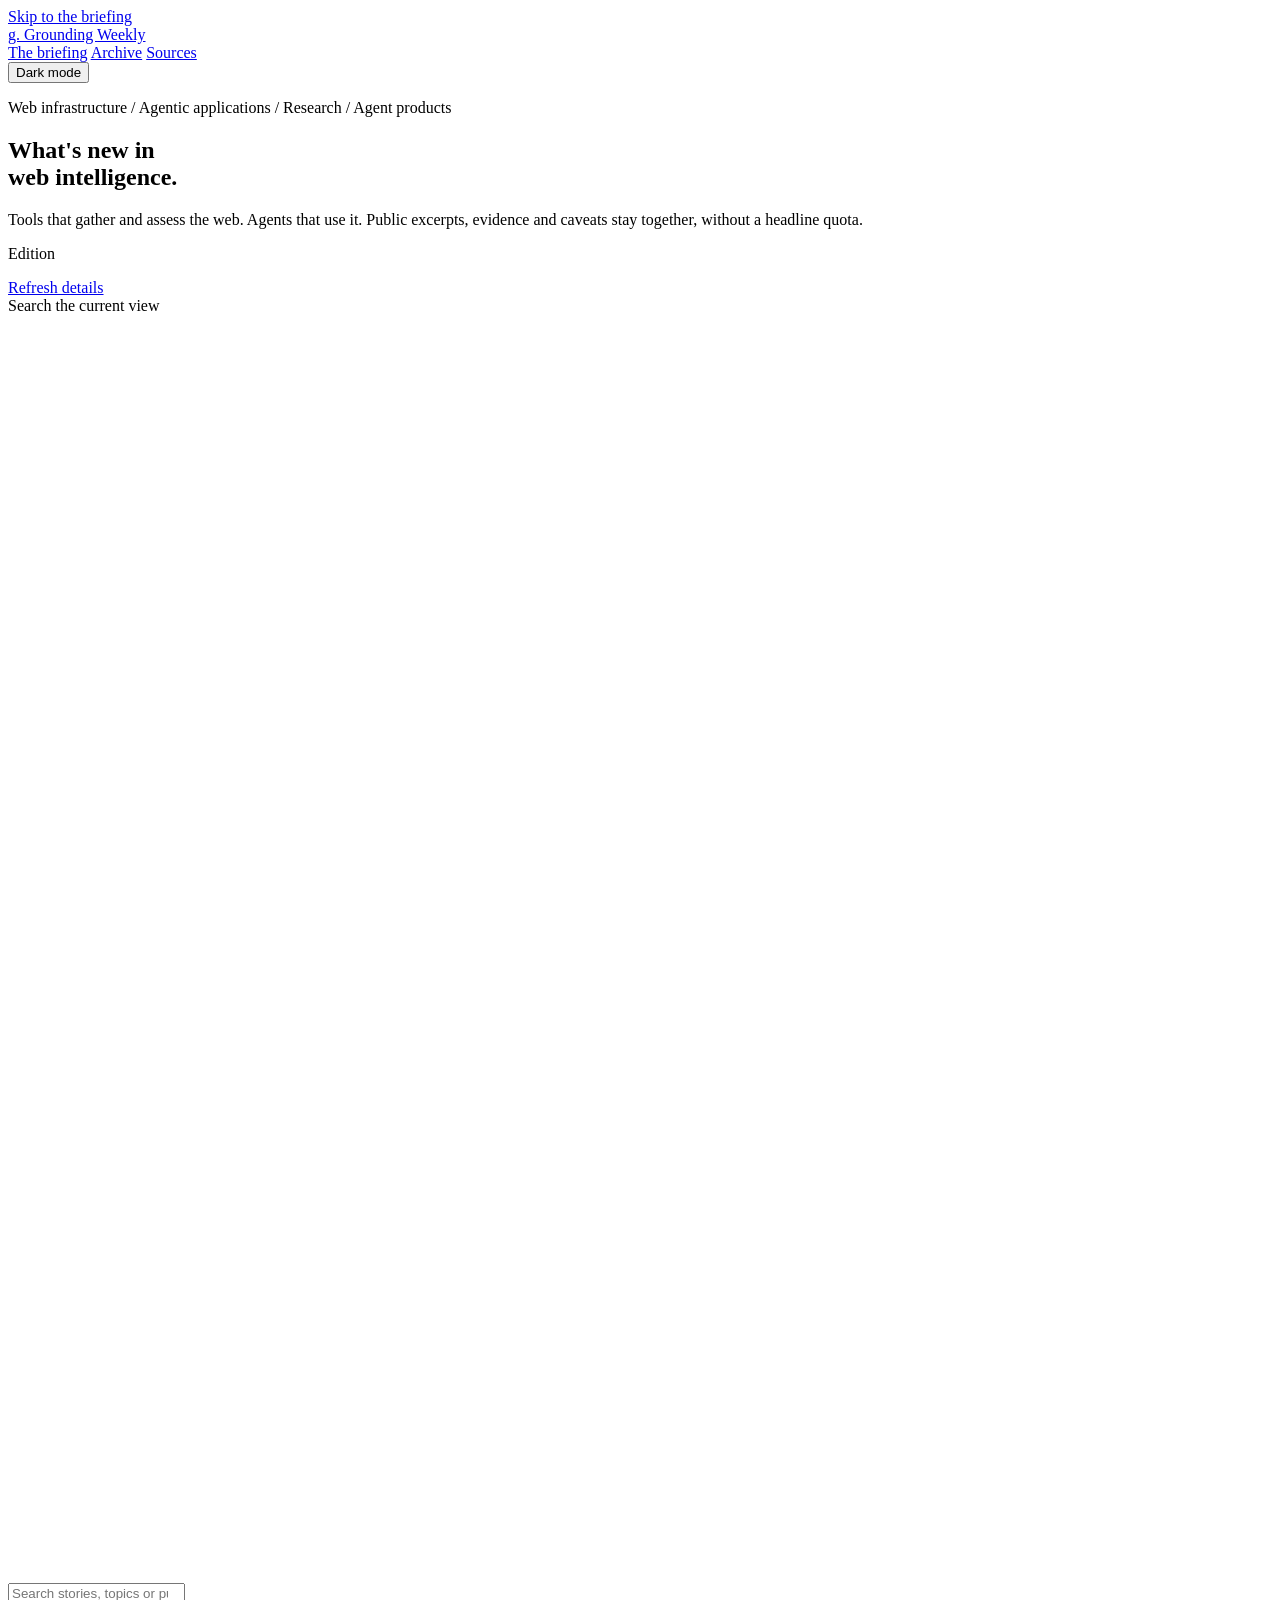
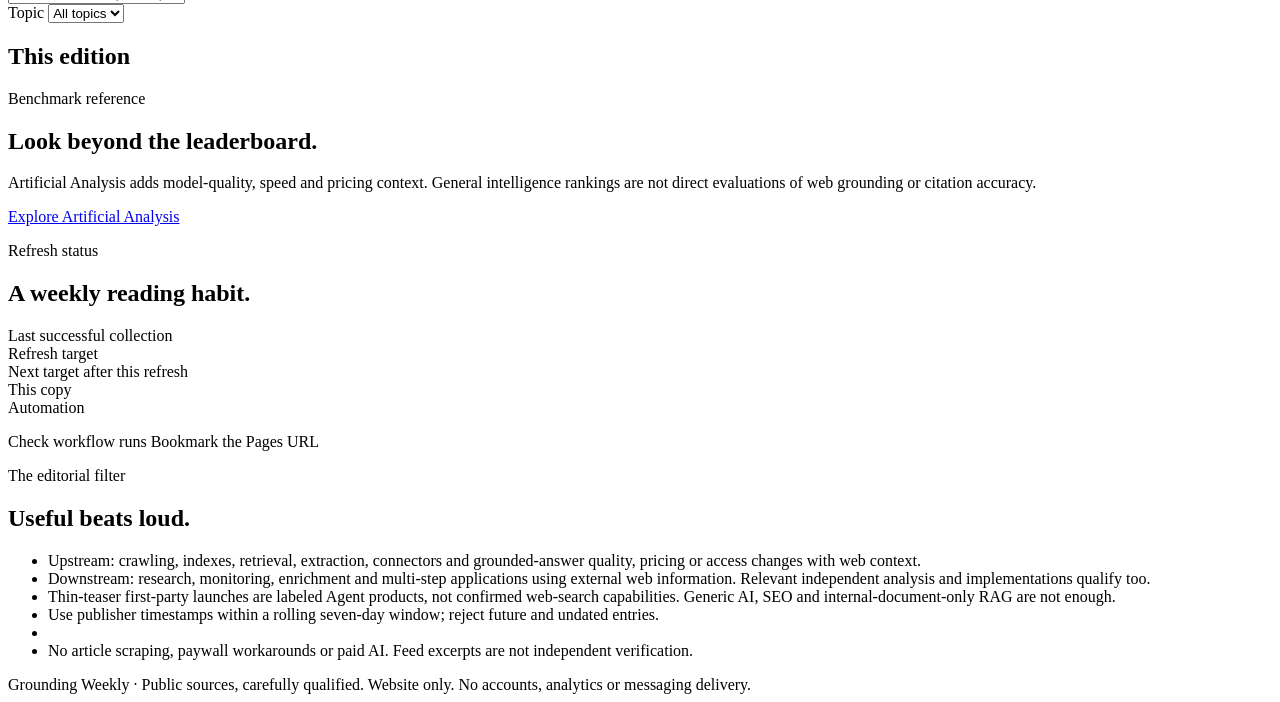
<file: web/template.html>
<!doctype html>
<html lang="en">
<head>
  <meta charset="utf-8">
  <meta name="viewport" content="width=device-width, initial-scale=1">
  <meta http-equiv="Content-Security-Policy" content="@@CSP@@">
  <meta name="referrer" content="no-referrer">
  <meta name="description" content="A weekly briefing on web intelligence: upstream search and data tools, downstream agentic applications, research and qualified agent-product launches. Public excerpts and honest source coverage.">
  <link rel="canonical" href="@@CANONICAL@@">
  <title>Grounding Weekly</title>
  <script>@@THEME@@</script>
  <style>@@STYLE@@</style>
</head>
<body>
  <a class="skip-link" href="#main-content">Skip to the briefing</a>
  <div class="shell">
    <header class="masthead">
      <a class="brand" href="#edition" aria-label="Grounding Weekly home">
        <span class="brand-mark" aria-hidden="true">g.</span>
        <span>Grounding <span class="brand-accent">Weekly</span></span>
      </a>
      <nav class="nav" aria-label="Main navigation">
        <a href="#edition" data-nav="edition" aria-current="page">The briefing</a>
        <a href="#archive" data-nav="archive">Archive</a>
        <a href="#sources" data-nav="sources">Sources</a>
      </nav>
      <button class="theme-button" id="theme-toggle" type="button" aria-pressed="false">Dark mode</button>
    </header>
    <section class="hero" aria-labelledby="page-title">
      <div>
        <p class="eyebrow">Web infrastructure / Agentic applications / Research / Agent products</p>
        <h1 id="page-title">What's new in<br>web intelligence.</h1>
        <p class="hero-copy">Tools that gather and assess the web. Agents that use it. Public excerpts, evidence and caveats stay together, without a headline quota.</p>
      </div>
      <div class="edition-stamp">
        <p class="eyebrow" id="stamp-label">Edition</p>
        <strong id="stamp-date"></strong>
        <p class="small muted" id="stamp-note"></p>
      </div>
    </section>
    <div class="freshness-banner" id="freshness-banner" role="status">
      <span id="freshness-summary"></span>
      <a href="#update-status">Refresh details</a>
    </div>
    <div id="load-error" class="error" role="alert" hidden></div>
    <noscript><p class="error">Enable JavaScript to browse the briefing, filters and source library. This self-contained reader makes no background requests and needs no external scripts.</p></noscript>
    <main id="main-content" tabindex="-1">
      <div class="toolbar">
        <div class="search-wrap">
          <label for="search">Search the current view</label>
          <svg viewBox="0 0 24 24" fill="none" stroke-width="1.7" aria-hidden="true"><circle cx="10.5" cy="10.5" r="6.5"></circle><path d="m16 16 5 5"></path></svg>
          <input id="search" type="search" placeholder="Search stories, topics or publishers" autocomplete="off" spellcheck="false" aria-controls="view-content">
          <button id="clear-search" type="button" hidden aria-label="Clear search">Clear</button>
        </div>
        <label for="filter" class="eyebrow" id="filter-label">Topic</label>
        <select id="filter" aria-labelledby="filter-label" aria-controls="view-content"><option value="all">All topics</option></select>
      </div>
      <div class="layout">
        <div id="view-content">
          <section id="edition-view" aria-labelledby="edition-heading">
            <div class="section-top">
              <h2 id="edition-heading">This edition</h2>
              <span class="result-count mono" id="edition-count" role="status" aria-live="polite"></span>
            </div>
            <p class="section-description" id="edition-description"></p>
            <div id="story-list" class="stories"></div>
          </section>
          <section id="archive-view" aria-labelledby="archive-heading" hidden>
            <div class="section-top">
              <h2 id="archive-heading">The archive</h2>
              <span class="result-count mono" id="archive-count" role="status" aria-live="polite"></span>
            </div>
            <p class="section-description">Saved editions, including quiet weeks. Dates and source health belong to each snapshot; old stories are not announced again. Same-day refreshes update one edition.</p>
            <div id="archive-list" class="stories"></div>
          </section>
          <section id="sources-view" aria-labelledby="sources-heading" hidden>
            <div class="section-top">
              <h2 id="sources-heading">The source library</h2>
              <span class="result-count mono" id="sources-count" role="status" aria-live="polite"></span>
            </div>
            <p class="section-description" id="source-description"></p>
            <div class="source-intro" id="source-intro"></div>
            <div id="source-list" class="source-list"></div>
          </section>
        </div>
        <aside class="sidebar" aria-label="Reading notes and refresh status">
          <section class="side-panel">
            <p class="eyebrow">Benchmark reference</p>
            <h2>Look beyond the leaderboard.</h2>
            <p>Artificial Analysis adds model-quality, speed and pricing context. General intelligence rankings are not direct evaluations of web grounding or citation accuracy.</p>
            <a href="https://artificialanalysis.ai/" target="_blank" rel="noopener noreferrer">Explore Artificial Analysis</a>
          </section>
          <section class="side-panel" id="update-status" aria-labelledby="update-heading">
            <p class="eyebrow">Refresh status</p>
            <h2 id="update-heading">A weekly reading habit.</h2>
            <p id="coverage-summary"></p>
            <dl>
              <div class="status-row"><dt>Last successful collection</dt><dd id="refresh-date"></dd></div>
              <div class="status-row"><dt>Refresh target</dt><dd id="cadence"></dd></div>
              <div class="status-row"><dt>Next target after this refresh</dt><dd id="next-refresh"></dd></div>
              <div class="status-row"><dt>This copy</dt><dd id="hosting-status"></dd></div>
              <div class="status-row"><dt>Automation</dt><dd id="automation-status"></dd></div>
            </dl>
            <p class="small" id="freshness-note"></p>
            <a id="workflow-link" target="_blank" rel="noopener noreferrer">Check workflow runs</a>
            <a id="site-link" target="_blank" rel="noopener noreferrer">Bookmark the Pages URL</a>
          </section>
          <section class="side-panel">
            <p class="eyebrow">The editorial filter</p>
            <h2>Useful beats loud.</h2>
            <ul>
              <li>Upstream: crawling, indexes, retrieval, extraction, connectors and grounded-answer quality, pricing or access changes with web context.</li>
              <li>Downstream: research, monitoring, enrichment and multi-step applications using external web information. Relevant independent analysis and implementations qualify too.</li>
              <li>Thin-teaser first-party launches are labeled Agent products, not confirmed web-search capabilities. Generic AI, SEO and internal-document-only RAG are not enough.</li>
              <li>Use publisher timestamps within a rolling seven-day window; reject future and undated entries.</li>
              <li id="selection-limits"></li>
              <li>No article scraping, paywall workarounds or paid AI. Feed excerpts are not independent verification.</li>
            </ul>
          </section>
        </aside>
      </div>
    </main>
    <footer class="footer">
      <span>Grounding Weekly &middot; Public sources, carefully qualified.</span>
      <span>Website only. No accounts, analytics or messaging delivery.</span>
    </footer>
  </div>
  <template id="story-template">
    <article class="story">
      <div class="story-content">
        <div class="story-tags"><span class="tag accent" data-field="kind"></span><span class="tag" data-field="topic"></span><span class="small muted" data-field="date"></span></div>
        <h3 data-field="title"></h3>
        <div class="summary-block">
          <h4>Summary</h4>
          <p class="excerpt-label" data-field="excerptLabel"></p>
          <p class="story-summary" data-field="excerpt"></p>
        </div>
        <div class="why"><strong>WHY INCLUDED</strong><p data-field="why"></p></div>
      </div>
      <div class="evidence-strip">
        <div><small>Publisher source</small><a data-field="source-link" target="_blank" rel="noopener noreferrer"></a></div>
        <div><small>Evidence label</small><span class="status-text" data-field="evidence"></span></div>
      </div>
      <details class="story-notes"><summary>Evidence and caveats</summary><p data-field="caveat"></p></details>
    </article>
  </template>
  <script id="briefing-data" type="application/json">@@DATA@@</script>
  <script>@@APP@@</script>
</body>
</html>
</file>
